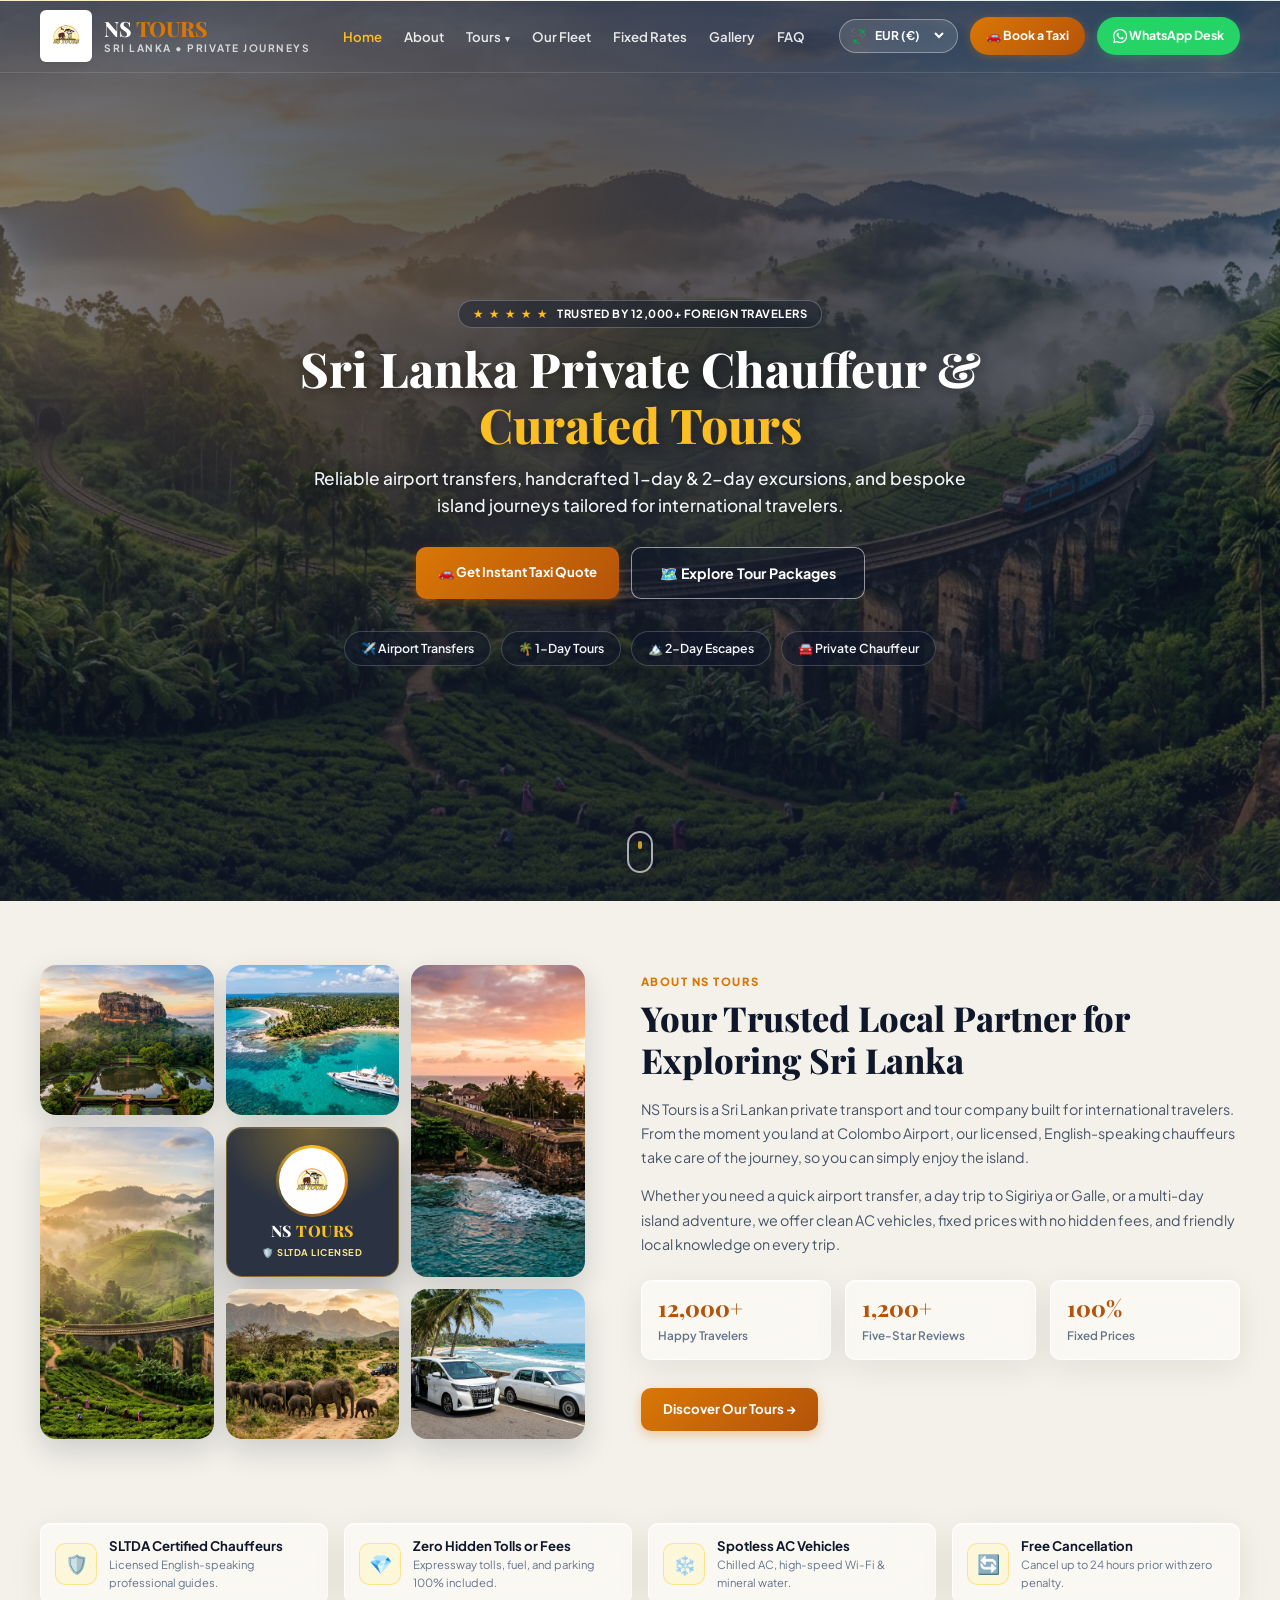
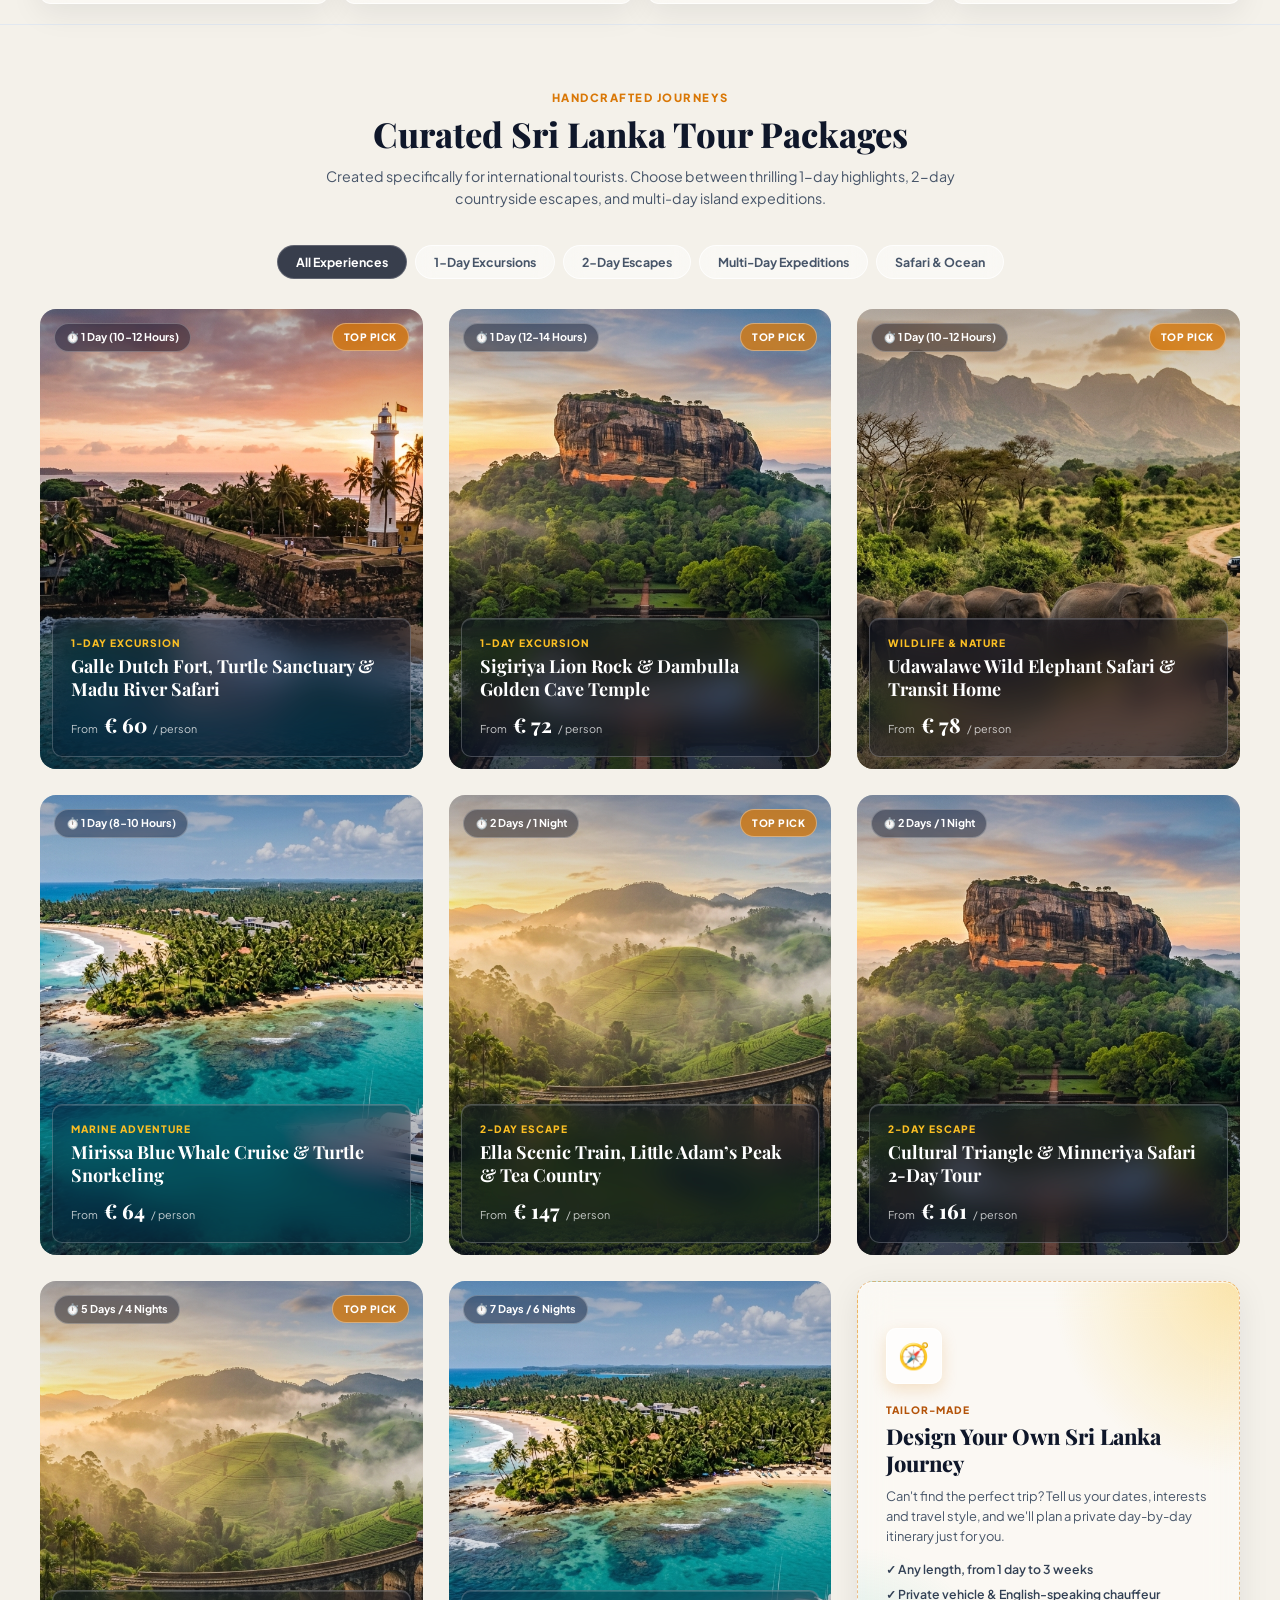
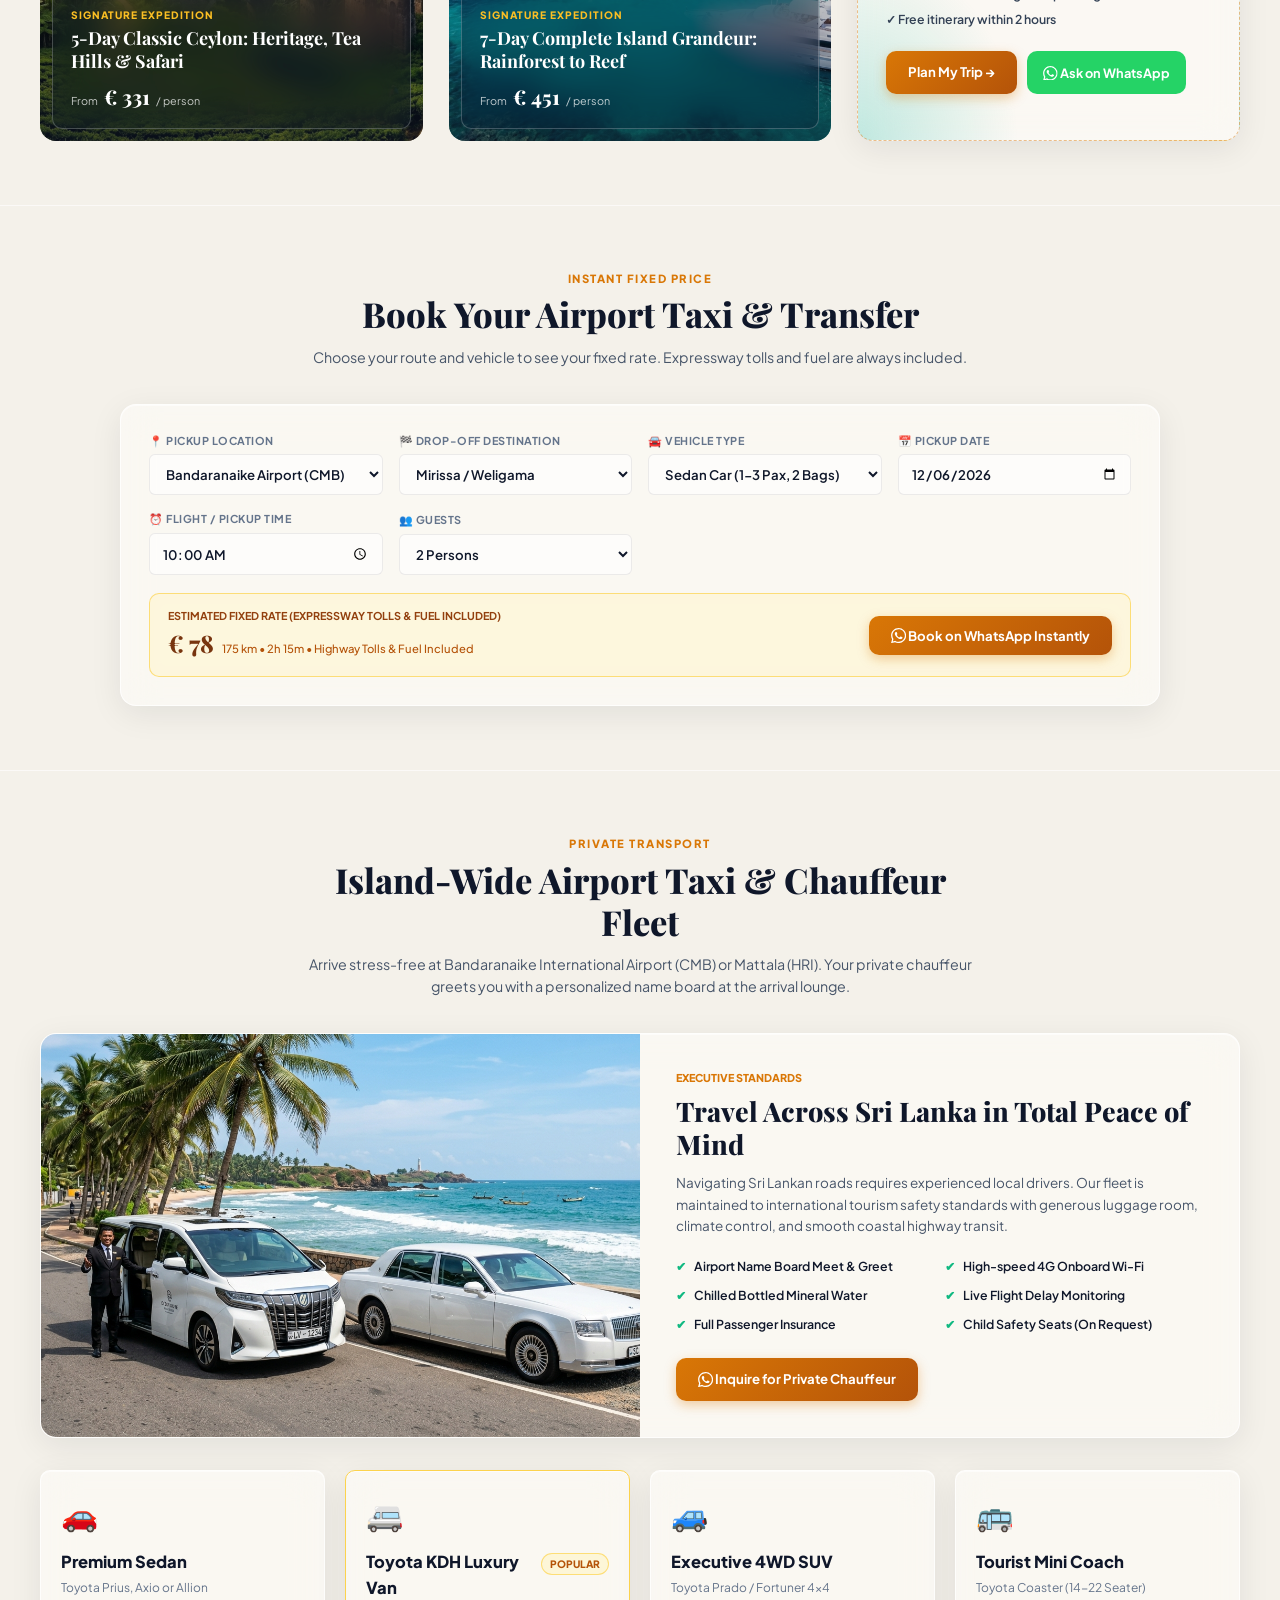
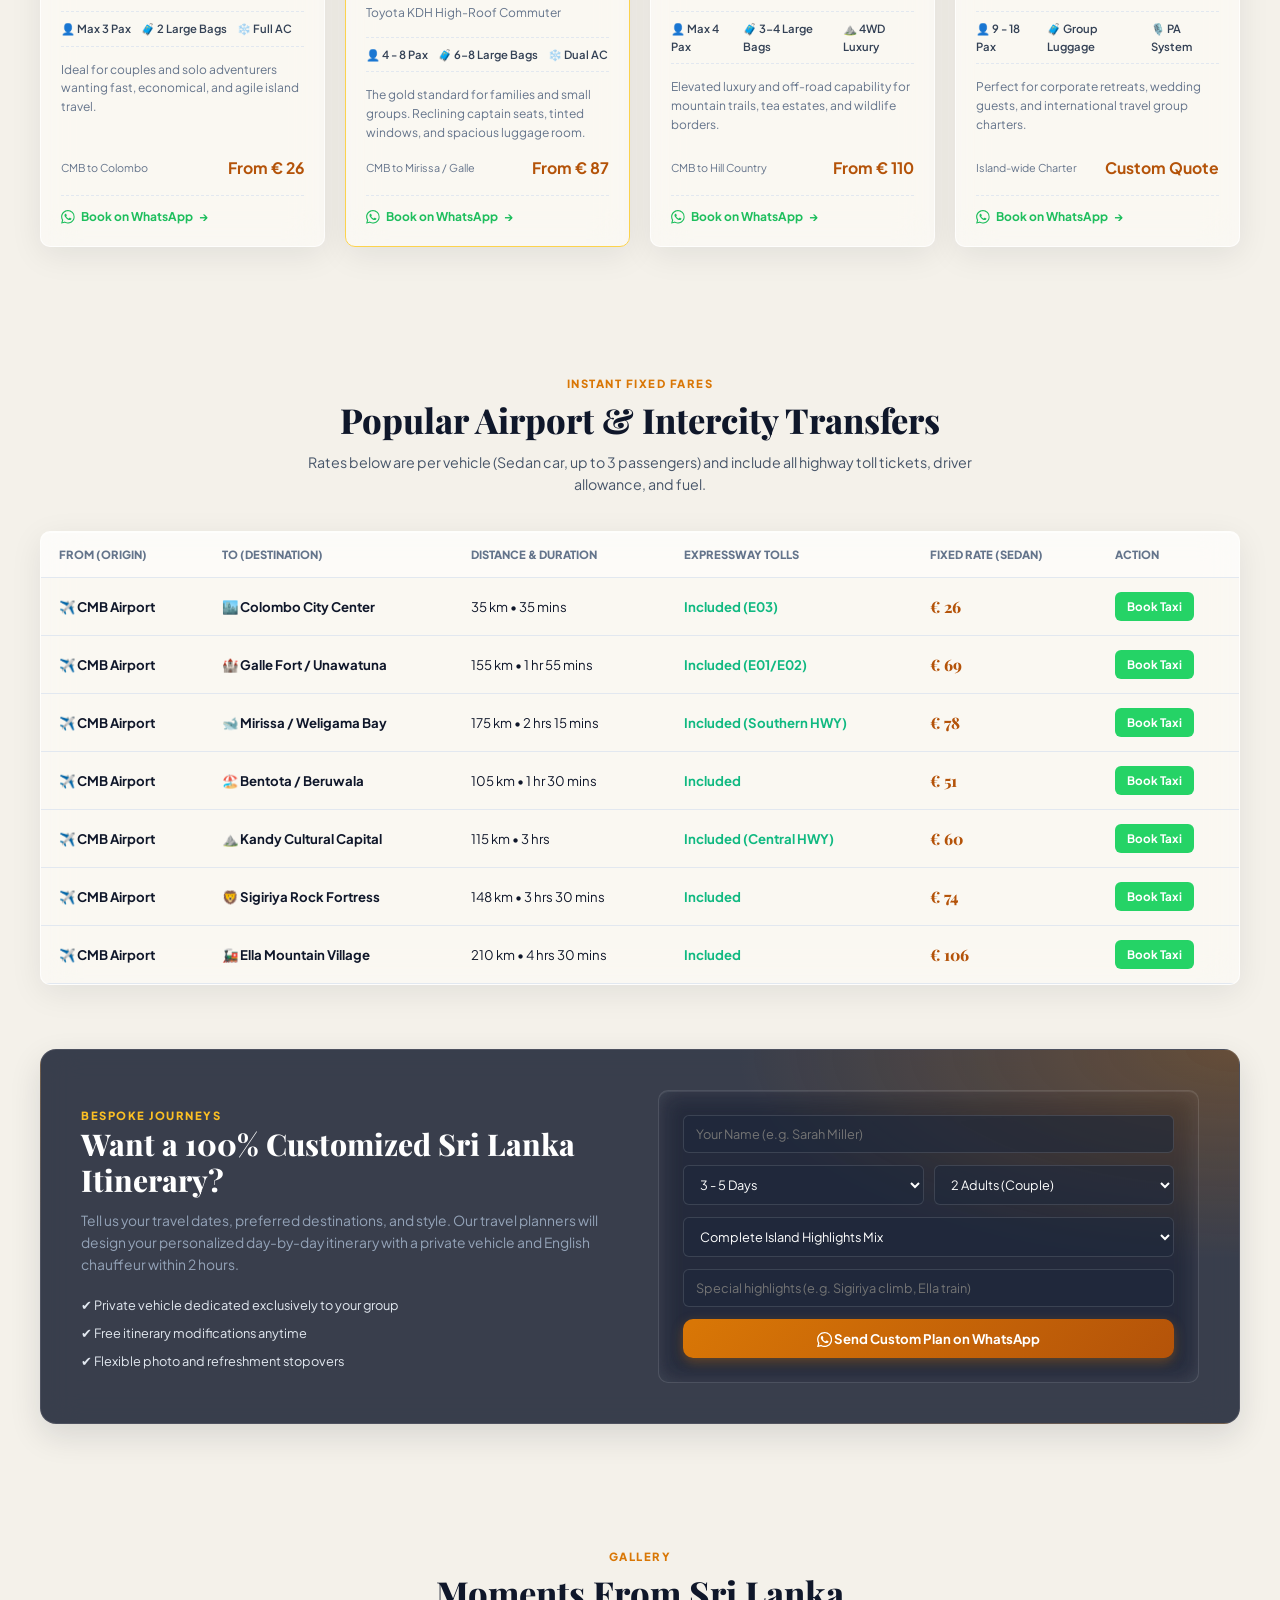
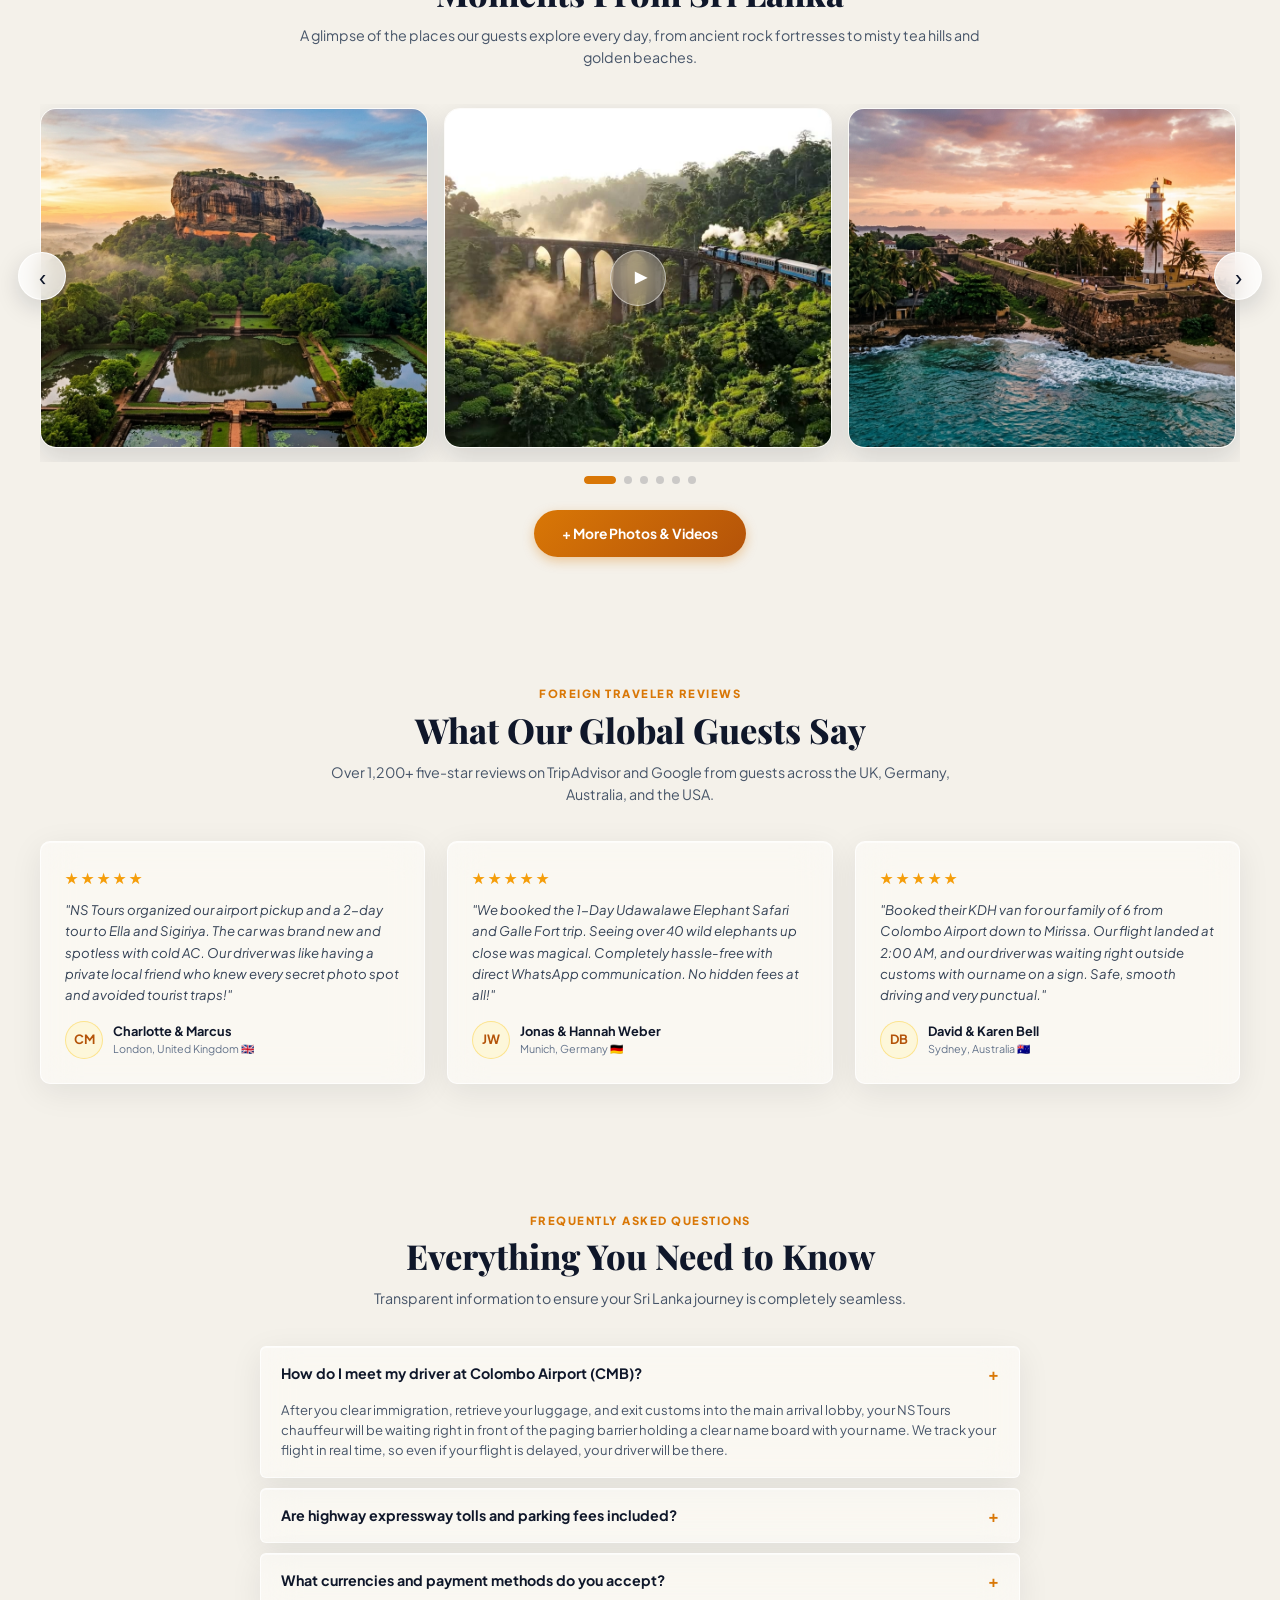
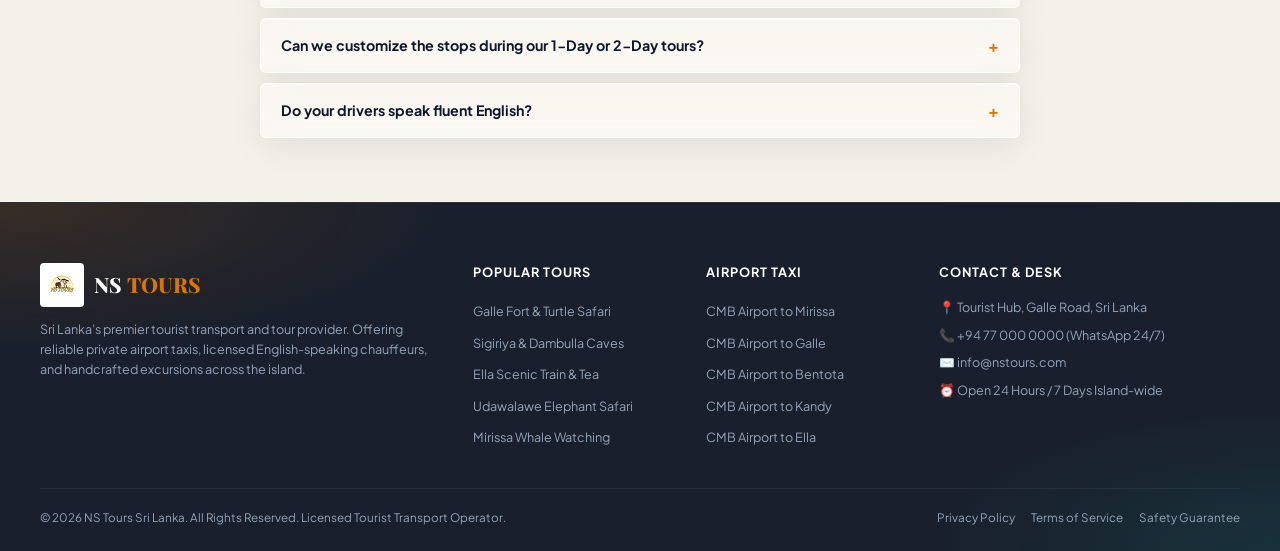
<file: index.html>
<!DOCTYPE html>
<html lang="en">
<head>
  <meta charset="UTF-8">
  <meta http-equiv="X-UA-Compatible" content="IE=edge">
  <meta name="viewport" content="width=device-width, initial-scale=1.0">
  
  <title>NS Tours Sri Lanka | Private Airport Taxi, Chauffeur & Curated Tours</title>
  <meta name="description" content="Discover Sri Lanka with NS Tours. Premium private chauffeur transport, CMB airport transfers, 1-day & 2-day tour packages, wildlife safaris, and bespoke island journeys for international travelers.">
  <meta name="keywords" content="Sri Lanka tours, Sri Lanka airport taxi, private chauffeur Sri Lanka, 1 day tour Sri Lanka, 2 day tour Sri Lanka, Galle day tour, Sigiriya day tour, Ella train tour, Yala safari, Mirissa whale watching, NS Tours">
  <meta property="og:title" content="NS Tours Sri Lanka - Private Transport & Curated Tours">
  <meta property="og:description" content="Reliable private chauffeur service, airport transfers, and customized 1-day, 2-day, and multi-day tours across Sri Lanka.">
  <meta property="og:image" content="assets/images/hero.jpg">
  <meta property="og:type" content="website">

  <!-- Favicon -->
  <link rel="icon" type="image/jpeg" href="assets/images/logo.jpg">

  <!-- Fonts -->
  <link rel="preconnect" href="https://fonts.googleapis.com">
  <link rel="preconnect" href="https://fonts.gstatic.com" crossorigin>
  <link href="https://fonts.googleapis.com/css2?family=Playfair+Display:ital,wght@0,600;0,700;0,800;1,600&family=Plus+Jakarta+Sans:wght@400;500;600;700;800&display=swap" rel="stylesheet">

  <link rel="stylesheet" href="assets/css/style.css">
</head>
<body>

  <!-- Icon sprite: WhatsApp logo, used via <use href="#icon-whatsapp"> -->
  <svg xmlns="http://www.w3.org/2000/svg" style="display: none;">
    <symbol id="icon-whatsapp" viewBox="0 0 24 24">
      <path fill="currentColor" d="M17.472 14.382c-.297-.149-1.758-.867-2.03-.967-.273-.099-.471-.148-.67.15-.197.297-.767.966-.94 1.164-.173.199-.347.223-.644.075-.297-.15-1.255-.463-2.39-1.475-.883-.788-1.48-1.761-1.653-2.059-.173-.297-.018-.458.13-.606.134-.133.298-.347.446-.52.149-.174.198-.298.298-.497.099-.198.05-.371-.025-.52-.075-.149-.669-1.612-.916-2.207-.242-.579-.487-.5-.669-.51-.173-.008-.371-.01-.57-.01-.198 0-.52.074-.792.372-.272.297-1.04 1.016-1.04 2.479 0 1.462 1.065 2.875 1.213 3.074.149.198 2.096 3.2 5.077 4.487.709.306 1.262.489 1.694.625.712.227 1.36.195 1.871.118.571-.085 1.758-.719 2.006-1.413.248-.694.248-1.289.173-1.413-.074-.124-.272-.198-.57-.347m-5.421 7.403h-.004a9.87 9.87 0 01-5.031-1.378l-.361-.214-3.741.982.998-3.648-.235-.374a9.86 9.86 0 01-1.51-5.26c.001-5.45 4.436-9.884 9.888-9.884 2.64 0 5.122 1.03 6.988 2.898a9.825 9.825 0 012.893 6.994c-.003 5.45-4.437 9.884-9.885 9.884m8.413-18.297A11.815 11.815 0 0012.05 0C5.495 0 .16 5.335.157 11.892c0 2.096.547 4.142 1.588 5.945L.057 24l6.305-1.654a11.882 11.882 0 005.683 1.448h.005c6.554 0 11.89-5.335 11.893-11.893a11.821 11.821 0 00-3.48-8.413z"/>
    </symbol>
  </svg>


  <!-- Main Header Navigation -->
  <header class="main-header is-transparent">
    <div class="container navbar">
      <a href="#home" class="brand-link">
        <img src="assets/images/logo.jpg" alt="NS Tours Sri Lanka" class="brand-logo-img">
        <div class="brand-text">
          <span class="brand-title">NS <span>TOURS</span></span>
          <span class="brand-sub">Sri Lanka • Private Journeys</span>
        </div>
      </a>

      <!-- Clean Single-line Navigation Menu -->
      <nav>
        <ul class="nav-menu" id="navMenu">
          <li><a href="#home" class="nav-link active">Home</a></li>
          <li><a href="#about" class="nav-link">About</a></li>
          <li class="nav-has-mega">
            <a href="#tours" class="nav-link">Tours <span class="nav-caret" aria-hidden="true">▾</span></a>

            <!-- Tours mega menu (lists are filled from TOURS in app.js) -->
            <div class="tours-mega" id="toursMega">
              <div class="tours-mega-top">
                <span class="tours-mega-title">📍 All Tours in Sri Lanka</span>
                <div class="tours-mega-filters">
                  <a href="#tours" data-menu-filter="1day">1-Day</a>
                  <a href="#tours" data-menu-filter="2day">2-Day</a>
                  <a href="#tours" data-menu-filter="multiday">Multi-Day</a>
                  <a href="#tours" data-menu-filter="safari">Safari &amp; Ocean</a>
                </div>
              </div>

              <div class="tours-mega-cols">
                <div class="tours-mega-col">
                  <h4 class="tours-mega-heading">Day Tours</h4>
                  <ul class="tours-mega-list" id="megaDayTours"></ul>
                  <a href="#tours" class="tours-mega-more" data-menu-filter="all">View All Tours <span>→</span></a>
                </div>

                <div class="tours-mega-col is-warm">
                  <h4 class="tours-mega-heading">Multi-Day Packages</h4>
                  <ul class="tours-mega-list" id="megaMultiTours"></ul>
                  <a href="#planner" class="tours-mega-more">Design Your Own Journey <span>→</span></a>
                </div>
              </div>
            </div>
          </li>
          <li><a href="#fleet" class="nav-link">Our Fleet</a></li>
          <li><a href="#routes" class="nav-link">Fixed Rates</a></li>
          <li><a href="gallery.html" class="nav-link">Gallery</a></li>
          <li><a href="#faq" class="nav-link">FAQ</a></li>
          <li class="nav-menu-currency">
            <label for="currencySelectorMobile">💱 Currency</label>
            <select id="currencySelectorMobile" class="currency-select" aria-label="Select Currency">
              <option value="EUR" selected>EUR (€)</option>
              <option value="GBP">GBP (£)</option>
              <option value="CHF">CHF (Fr)</option>
              <option value="USD">USD ($)</option>
              <option value="AUD">AUD (A$)</option>
              <option value="LKR">LKR (Rs)</option>
            </select>
          </li>
        </ul>
      </nav>

      <div class="nav-actions">
        <label class="header-currency" for="currencySelector" title="Select Currency">
          <span class="header-currency-icon">💱</span>
          <select id="currencySelector" class="currency-select" aria-label="Select Currency">
            <option value="EUR" selected>EUR (€)</option>
            <option value="GBP">GBP (£)</option>
            <option value="CHF">CHF (Fr)</option>
            <option value="USD">USD ($)</option>
            <option value="AUD">AUD (A$)</option>
            <option value="LKR">LKR (Rs)</option>
          </select>
        </label>
        <a href="#book" class="btn-header-book">
          <span>🚗 Book a Taxi</span>
        </a>
        <a href="https://wa.me/94770000000?text=Hello%20NS%20TOURS!%20I%20would%20like%20to%20inquire%20about%20tours%20and%20private%20transport." target="_blank" class="btn-header-wa">
          <span><svg class="wa-icon" aria-hidden="true"><use href="#icon-whatsapp"></use></svg> WhatsApp Desk</span>
        </a>
        <button class="mobile-toggle-btn" id="mobileMenuToggle" aria-label="Toggle navigation">☰</button>
      </div>
    </div>
  </header>

  <!-- Hero Section -->
  <section class="hero-section" id="home">
    <!-- Background video playlist (crossfades between clips, see app.js) -->
    <div class="hero-video-wrap" aria-hidden="true"
         data-videos="assets/videos/hero-train.mp4,assets/videos/hero-sigiriya.mp4,assets/videos/hero-beach.mp4">
      <video class="hero-video is-active" muted playsinline preload="auto"></video>
      <video class="hero-video" muted playsinline preload="auto"></video>
    </div>

    <div class="container">
      <div class="hero-header-box">
        <div class="hero-trust-tag">
          <span class="hero-stars">★ ★ ★ ★ ★</span>
          <span>Trusted by 12,000+ Foreign Travelers</span>
        </div>
        <h1 class="hero-main-title">Sri Lanka Private Chauffeur &amp; <span class="highlight">Curated Tours</span></h1>
        <p class="hero-sub-text">
          Reliable airport transfers, handcrafted 1-day & 2-day excursions, and bespoke island journeys tailored for international travelers.
        </p>

        <div class="hero-cta-row">
          <a href="#book" class="btn-book-cta btn-hero">
            <span>🚗 Get Instant Taxi Quote</span>
          </a>
          <a href="#tours" class="btn-hero-ghost">
            <span>🗺️ Explore Tour Packages</span>
          </a>
        </div>

        <ul class="hero-offer-list">
          <li><a href="#book">✈️ Airport Transfers</a></li>
          <li><a href="#tours">🌴 1-Day Tours</a></li>
          <li><a href="#tours">🏔️ 2-Day Escapes</a></li>
          <li><a href="#fleet">🚘 Private Chauffeur</a></li>
        </ul>
      </div>
    </div>

    <a href="#about" class="hero-scroll-cue" aria-label="Scroll to learn more">
      <span class="hero-scroll-mouse"></span>
    </a>
  </section>

  <!-- About Us Section -->
  <section class="section-wrap about-section" id="about">
    <div class="container about-grid">
      <div class="about-media">
        <!-- Pinwheel photo collage: six destinations around a central logo tile -->
        <div class="about-collage">
          <figure class="collage-tile tile-sigiriya">
            <img src="assets/images/sigiriya.jpg" alt="Sigiriya Lion Rock" loading="lazy">
          </figure>
          <figure class="collage-tile tile-ocean">
            <img src="assets/images/ocean.jpg" alt="Sri Lanka south coast beach" loading="lazy">
          </figure>
          <figure class="collage-tile tile-galle">
            <img src="assets/images/galle.jpg" alt="Galle Fort lighthouse" loading="lazy">
          </figure>
          <figure class="collage-tile tile-ella">
            <img src="assets/images/hero.jpg" alt="Ella hill country and Nine Arch Bridge" loading="lazy">
          </figure>

          <div class="collage-center">
            <div class="collage-logo">
              <img src="assets/images/logo.jpg" alt="NS Tours logo">
            </div>
            <span class="collage-brand">NS <span>TOURS</span></span>
            <span class="collage-license">🛡️ SLTDA Licensed</span>
          </div>

          <figure class="collage-tile tile-safari">
            <img src="assets/images/safari.jpg" alt="Wild elephants on safari" loading="lazy">
          </figure>
          <figure class="collage-tile tile-fleet">
            <img src="assets/images/fleet.jpg" alt="NS Tours private vehicles" loading="lazy">
          </figure>
        </div>
      </div>

      <div class="about-content">
        <span class="section-badge">About NS Tours</span>
        <h2 class="section-heading">Your Trusted Local Partner for Exploring Sri Lanka</h2>
        <p class="about-text">
          NS Tours is a Sri Lankan private transport and tour company built for international travelers. From the moment you land at Colombo Airport, our licensed, English-speaking chauffeurs take care of the journey, so you can simply enjoy the island.
        </p>
        <p class="about-text">
          Whether you need a quick airport transfer, a day trip to Sigiriya or Galle, or a multi-day island adventure, we offer clean AC vehicles, fixed prices with no hidden fees, and friendly local knowledge on every trip.
        </p>

        <div class="about-stats">
          <div class="about-stat">
            <strong>12,000+</strong>
            <span>Happy Travelers</span>
          </div>
          <div class="about-stat">
            <strong>1,200+</strong>
            <span>Five-Star Reviews</span>
          </div>
          <div class="about-stat">
            <strong>100%</strong>
            <span>Fixed Prices</span>
          </div>
        </div>

        <a href="#tours" class="btn-book-cta">
          <span>Discover Our Tours →</span>
        </a>
      </div>
    </div>
  </section>

  <!-- Clear Trust Guarantees Bar -->
  <div class="guarantee-bar">
    <div class="container guarantee-grid">
      <div class="guarantee-item">
        <div class="guarantee-icon">🛡️</div>
        <div>
          <div class="guarantee-title">SLTDA Certified Chauffeurs</div>
          <div class="guarantee-sub">Licensed English-speaking professional guides.</div>
        </div>
      </div>

      <div class="guarantee-item">
        <div class="guarantee-icon">💎</div>
        <div>
          <div class="guarantee-title">Zero Hidden Tolls or Fees</div>
          <div class="guarantee-sub">Expressway tolls, fuel, and parking 100% included.</div>
        </div>
      </div>

      <div class="guarantee-item">
        <div class="guarantee-icon">❄️</div>
        <div>
          <div class="guarantee-title">Spotless AC Vehicles</div>
          <div class="guarantee-sub">Chilled AC, high-speed Wi-Fi & mineral water.</div>
        </div>
      </div>

      <div class="guarantee-item">
        <div class="guarantee-icon">🔄</div>
        <div>
          <div class="guarantee-title">Free Cancellation</div>
          <div class="guarantee-sub">Cancel up to 24 hours prior with zero penalty.</div>
        </div>
      </div>
    </div>
  </div>

  <!-- Tour Packages Section -->
  <section class="section-wrap" id="tours">
    <div class="container">
      <div class="section-head">
        <span class="section-badge">Handcrafted Journeys</span>
        <h2 class="section-heading">Curated Sri Lanka Tour Packages</h2>
        <p class="section-desc">
          Created specifically for international tourists. Choose between thrilling 1-day highlights, 2-day countryside escapes, and multi-day island expeditions.
        </p>
      </div>

      <!-- Filter Tabs -->
      <div class="filter-tabs-row">
        <button class="filter-pill-btn active" data-filter="all">All Experiences</button>
        <button class="filter-pill-btn" data-filter="1day">1-Day Excursions</button>
        <button class="filter-pill-btn" data-filter="2day">2-Day Escapes</button>
        <button class="filter-pill-btn" data-filter="multiday">Multi-Day Expeditions</button>
        <button class="filter-pill-btn" data-filter="safari">Safari &amp; Ocean</button>
      </div>

      <!-- Tours Cards Grid -->
      <div class="tours-card-grid" id="toursGrid">
        <!-- Rendered dynamically by app.js -->
      </div>
    </div>
  </section>

  <!-- Airport Taxi Booking Section -->
  <section class="section-wrap booking-section" id="book">
    <div class="container">
      <div class="section-head">
        <span class="section-badge">Instant Fixed Price</span>
        <h2 class="section-heading">Book Your Airport Taxi &amp; Transfer</h2>
        <p class="section-desc">
          Choose your route and vehicle to see your fixed rate. Expressway tolls and fuel are always included.
        </p>
      </div>

      <div class="booking-card">
        <!-- Transport Fare Calculator -->
        <div class="booking-pane active" id="tabTransport">
          <div class="booking-form-grid">
            <div class="input-box">
              <label class="input-label" for="calcPickup">📍 Pickup Location</label>
              <select id="calcPickup" class="input-field">
                <option value="CMB Airport" selected>Bandaranaike Airport (CMB)</option>
                <option value="Colombo">Colombo City</option>
                <option value="Negombo">Negombo</option>
                <option value="Bentota">Bentota</option>
                <option value="Galle">Galle Fort</option>
                <option value="Mirissa">Mirissa</option>
                <option value="Ella">Ella</option>
                <option value="Kandy">Kandy</option>
                <option value="Sigiriya">Sigiriya</option>
              </select>
            </div>

            <div class="input-box">
              <label class="input-label" for="calcDropoff">🏁 Drop-off Destination</label>
              <select id="calcDropoff" class="input-field">
                <option value="Mirissa" selected>Mirissa / Weligama</option>
                <option value="Galle">Galle / Unawatuna</option>
                <option value="Bentota">Bentota / Hikkaduwa</option>
                <option value="Colombo">Colombo City Center</option>
                <option value="Kandy">Kandy Hill Capital</option>
                <option value="Sigiriya">Sigiriya / Dambulla</option>
                <option value="Ella">Ella Mountain Village</option>
                <option value="Yala">Yala National Park</option>
                <option value="CMB Airport">Bandaranaike Airport (CMB)</option>
              </select>
            </div>

            <div class="input-box">
              <label class="input-label" for="calcVehicle">🚘 Vehicle Type</label>
              <select id="calcVehicle" class="input-field">
                <option value="sedan" selected>Sedan Car (1-3 Pax, 2 Bags)</option>
                <option value="van">Toyota KDH Luxury Van (4-8 Pax)</option>
                <option value="suv">Premium 4WD SUV (1-4 Pax)</option>
                <option value="coach">Mini Coach (9-18 Pax)</option>
              </select>
            </div>

            <div class="input-box">
              <label class="input-label" for="calcDate">📅 Pickup Date</label>
              <input type="date" id="calcDate" class="input-field">
            </div>

            <div class="input-box">
              <label class="input-label" for="calcTime">⏰ Flight / Pickup Time</label>
              <input type="time" id="calcTime" class="input-field" value="10:00">
            </div>

            <div class="input-box">
              <label class="input-label" for="calcPax">👥 Guests</label>
              <select id="calcPax" class="input-field">
                <option value="1">1 Person</option>
                <option value="2" selected>2 Persons</option>
                <option value="3">3 Persons</option>
                <option value="4-6">4-6 Persons</option>
                <option value="7+">7+ Group</option>
              </select>
            </div>
          </div>

          <div class="quote-strip">
            <div class="quote-left">
              <span class="quote-label">Estimated Fixed Rate (Expressway Tolls &amp; Fuel Included)</span>
              <div class="quote-price-line">
                <span class="quote-amount" id="calcQuotePrice">$ 85</span>
                <span class="quote-meta-tag" id="calcRouteMeta">175 km • 2h 15m • Free Mineral Water &amp; Wi-Fi</span>
              </div>
            </div>

            <button type="button" class="btn-book-cta" id="btnBookTransport">
              <span><svg class="wa-icon" aria-hidden="true"><use href="#icon-whatsapp"></use></svg> Book on WhatsApp Instantly</span>
            </button>
          </div>
        </div>

      </div>
    </div>
  </section>

  <!-- Transport & Fleet Section -->
  <section class="section-wrap" id="transport">
    <div class="container">
      <div class="section-head">
        <span class="section-badge">Private Transport</span>
        <h2 class="section-heading">Island-Wide Airport Taxi &amp; Chauffeur Fleet</h2>
        <p class="section-desc">
          Arrive stress-free at Bandaranaike International Airport (CMB) or Mattala (HRI). Your private chauffeur greets you with a personalized name board at the arrival lounge.
        </p>
      </div>

      <!-- Fleet Banner Card -->
      <div class="fleet-box" id="fleet">
        <img src="assets/images/fleet.jpg" alt="NS Tours Luxury Chauffeur Fleet" class="fleet-img">
        <div class="fleet-details">
          <span style="font-size: 0.72rem; font-weight: 800; color: var(--primary); text-transform: uppercase; margin-bottom: 8px;">Executive Standards</span>
          <h3 class="fleet-title">Travel Across Sri Lanka in Total Peace of Mind</h3>
          <p class="fleet-text">
            Navigating Sri Lankan roads requires experienced local drivers. Our fleet is maintained to international tourism safety standards with generous luggage room, climate control, and smooth coastal highway transit.
          </p>

          <div class="fleet-checklist">
            <div class="fleet-check-item"><span class="check-icon">✔</span> Airport Name Board Meet &amp; Greet</div>
            <div class="fleet-check-item"><span class="check-icon">✔</span> High-speed 4G Onboard Wi-Fi</div>
            <div class="fleet-check-item"><span class="check-icon">✔</span> Chilled Bottled Mineral Water</div>
            <div class="fleet-check-item"><span class="check-icon">✔</span> Live Flight Delay Monitoring</div>
            <div class="fleet-check-item"><span class="check-icon">✔</span> Full Passenger Insurance</div>
            <div class="fleet-check-item"><span class="check-icon">✔</span> Child Safety Seats (On Request)</div>
          </div>

          <a href="https://wa.me/94770000000?text=Hello%20NS%20TOURS!%20I%20would%20like%20to%20hire%20a%20private%20chauffeur%20and%20car." target="_blank" class="btn-book-cta" style="align-self: flex-start;">
            <span><svg class="wa-icon" aria-hidden="true"><use href="#icon-whatsapp"></use></svg> Inquire for Private Chauffeur</span>
          </a>
        </div>
      </div>

      <!-- Vehicle Categories Grid -->
      <div class="vehicles-card-grid">
        <div class="vehicle-box" role="button" tabindex="0" aria-label="Book this vehicle on WhatsApp">
          <div class="vehicle-icon">🚗</div>
          <h4 class="vehicle-title">Premium Sedan</h4>
          <p class="vehicle-sub">Toyota Prius, Axio or Allion</p>
          <div class="vehicle-pill-row">
            <span class="vehicle-pill">👤 Max 3 Pax</span>
            <span class="vehicle-pill">🧳 2 Large Bags</span>
            <span class="vehicle-pill">❄️ Full AC</span>
          </div>
          <p style="font-size: 0.8rem; color: var(--text-muted); margin-bottom: 14px;">
            Ideal for couples and solo adventurers wanting fast, economical, and agile island travel.
          </p>
          <div class="vehicle-fare-footer">
            <span style="font-size: 0.72rem; color: var(--text-muted);">CMB to Colombo</span>
            <strong style="color: var(--primary-hover); font-size: 1.05rem;">From <span class="vehicle-price" data-price-usd="28">$ 28</span></strong>
          </div>
          <span class="vehicle-wa-cta"><svg class="wa-icon" aria-hidden="true"><use href="#icon-whatsapp"></use></svg> Book on WhatsApp <span aria-hidden="true">→</span></span>
        </div>

        <div class="vehicle-box" role="button" tabindex="0" aria-label="Book this vehicle on WhatsApp" style="border-color: #FCD34D;">
          <div class="vehicle-icon">🚐</div>
          <div style="display: flex; justify-content: space-between; align-items: baseline;">
            <h4 class="vehicle-title">Toyota KDH Luxury Van</h4>
            <span class="vehicle-popular-tag">POPULAR</span>
          </div>
          <p class="vehicle-sub">Toyota KDH High-Roof Commuter</p>
          <div class="vehicle-pill-row">
            <span class="vehicle-pill">👤 4 - 8 Pax</span>
            <span class="vehicle-pill">🧳 6-8 Large Bags</span>
            <span class="vehicle-pill">❄️ Dual AC</span>
          </div>
          <p style="font-size: 0.8rem; color: var(--text-muted); margin-bottom: 14px;">
            The gold standard for families and small groups. Reclining captain seats, tinted windows, and spacious luggage room.
          </p>
          <div class="vehicle-fare-footer">
            <span style="font-size: 0.72rem; color: var(--text-muted);">CMB to Mirissa / Galle</span>
            <strong style="color: var(--primary-hover); font-size: 1.05rem;">From <span class="vehicle-price" data-price-usd="95">$ 95</span></strong>
          </div>
          <span class="vehicle-wa-cta"><svg class="wa-icon" aria-hidden="true"><use href="#icon-whatsapp"></use></svg> Book on WhatsApp <span aria-hidden="true">→</span></span>
        </div>

        <div class="vehicle-box" role="button" tabindex="0" aria-label="Book this vehicle on WhatsApp">
          <div class="vehicle-icon">🚙</div>
          <h4 class="vehicle-title">Executive 4WD SUV</h4>
          <p class="vehicle-sub">Toyota Prado / Fortuner 4x4</p>
          <div class="vehicle-pill-row">
            <span class="vehicle-pill">👤 Max 4 Pax</span>
            <span class="vehicle-pill">🧳 3-4 Large Bags</span>
            <span class="vehicle-pill">⛰️ 4WD Luxury</span>
          </div>
          <p style="font-size: 0.8rem; color: var(--text-muted); margin-bottom: 14px;">
            Elevated luxury and off-road capability for mountain trails, tea estates, and wildlife borders.
          </p>
          <div class="vehicle-fare-footer">
            <span style="font-size: 0.72rem; color: var(--text-muted);">CMB to Hill Country</span>
            <strong style="color: var(--primary-hover); font-size: 1.05rem;">From <span class="vehicle-price" data-price-usd="120">$ 120</span></strong>
          </div>
          <span class="vehicle-wa-cta"><svg class="wa-icon" aria-hidden="true"><use href="#icon-whatsapp"></use></svg> Book on WhatsApp <span aria-hidden="true">→</span></span>
        </div>

        <div class="vehicle-box" role="button" tabindex="0" aria-label="Book this vehicle on WhatsApp">
          <div class="vehicle-icon">🚌</div>
          <h4 class="vehicle-title">Tourist Mini Coach</h4>
          <p class="vehicle-sub">Toyota Coaster (14-22 Seater)</p>
          <div class="vehicle-pill-row">
            <span class="vehicle-pill">👤 9 - 18 Pax</span>
            <span class="vehicle-pill">🧳 Group Luggage</span>
            <span class="vehicle-pill">🎙️ PA System</span>
          </div>
          <p style="font-size: 0.8rem; color: var(--text-muted); margin-bottom: 14px;">
            Perfect for corporate retreats, wedding guests, and international travel group charters.
          </p>
          <div class="vehicle-fare-footer">
            <span style="font-size: 0.72rem; color: var(--text-muted);">Island-wide Charter</span>
            <strong style="color: var(--primary-hover); font-size: 1.05rem;">Custom Quote</strong>
          </div>
          <span class="vehicle-wa-cta"><svg class="wa-icon" aria-hidden="true"><use href="#icon-whatsapp"></use></svg> Book on WhatsApp <span aria-hidden="true">→</span></span>
        </div>
      </div>
    </div>
  </section>

  <!-- Popular Fixed Rate Routes Table -->
  <section class="section-wrap" id="routes">
    <div class="container">
      <div class="section-head">
        <span class="section-badge">Instant Fixed Fares</span>
        <h2 class="section-heading">Popular Airport &amp; Intercity Transfers</h2>
        <p class="section-desc">
          Rates below are per vehicle (Sedan car, up to 3 passengers) and include all highway toll tickets, driver allowance, and fuel.
        </p>
      </div>

      <div class="routes-card-table">
        <table class="styled-table">
          <thead>
            <tr>
              <th>From (Origin)</th>
              <th>To (Destination)</th>
              <th>Distance &amp; Duration</th>
              <th>Expressway Tolls</th>
              <th>Fixed Rate (Sedan)</th>
              <th>Action</th>
            </tr>
          </thead>
          <tbody>
            <tr class="route-row" data-usd="28">
              <td><strong>✈️ CMB Airport</strong></td>
              <td><strong>🏙️ Colombo City Center</strong></td>
              <td>35 km • 35 mins</td>
              <td><span style="color: var(--accent-green); font-weight: 700;">Included (E03)</span></td>
              <td><span class="route-price-tag">$ 28</span></td>
              <td><button class="btn-card-wa" onclick="quickBookRoute('CMB Airport', 'Colombo City')">Book Taxi</button></td>
            </tr>
            <tr class="route-row" data-usd="75">
              <td><strong>✈️ CMB Airport</strong></td>
              <td><strong>🏰 Galle Fort / Unawatuna</strong></td>
              <td>155 km • 1 hr 55 mins</td>
              <td><span style="color: var(--accent-green); font-weight: 700;">Included (E01/E02)</span></td>
              <td><span class="route-price-tag">$ 75</span></td>
              <td><button class="btn-card-wa" onclick="quickBookRoute('CMB Airport', 'Galle Fort')">Book Taxi</button></td>
            </tr>
            <tr class="route-row" data-usd="85">
              <td><strong>✈️ CMB Airport</strong></td>
              <td><strong>🐋 Mirissa / Weligama Bay</strong></td>
              <td>175 km • 2 hrs 15 mins</td>
              <td><span style="color: var(--accent-green); font-weight: 700;">Included (Southern HWY)</span></td>
              <td><span class="route-price-tag">$ 85</span></td>
              <td><button class="btn-card-wa" onclick="quickBookRoute('CMB Airport', 'Mirissa')">Book Taxi</button></td>
            </tr>
            <tr class="route-row" data-usd="55">
              <td><strong>✈️ CMB Airport</strong></td>
              <td><strong>🏖️ Bentota / Beruwala</strong></td>
              <td>105 km • 1 hr 30 mins</td>
              <td><span style="color: var(--accent-green); font-weight: 700;">Included</span></td>
              <td><span class="route-price-tag">$ 55</span></td>
              <td><button class="btn-card-wa" onclick="quickBookRoute('CMB Airport', 'Bentota')">Book Taxi</button></td>
            </tr>
            <tr class="route-row" data-usd="65">
              <td><strong>✈️ CMB Airport</strong></td>
              <td><strong>⛰️ Kandy Cultural Capital</strong></td>
              <td>115 km • 3 hrs</td>
              <td><span style="color: var(--accent-green); font-weight: 700;">Included (Central HWY)</span></td>
              <td><span class="route-price-tag">$ 65</span></td>
              <td><button class="btn-card-wa" onclick="quickBookRoute('CMB Airport', 'Kandy')">Book Taxi</button></td>
            </tr>
            <tr class="route-row" data-usd="80">
              <td><strong>✈️ CMB Airport</strong></td>
              <td><strong>🦁 Sigiriya Rock Fortress</strong></td>
              <td>148 km • 3 hrs 30 mins</td>
              <td><span style="color: var(--accent-green); font-weight: 700;">Included</span></td>
              <td><span class="route-price-tag">$ 80</span></td>
              <td><button class="btn-card-wa" onclick="quickBookRoute('CMB Airport', 'Sigiriya')">Book Taxi</button></td>
            </tr>
            <tr class="route-row" data-usd="115">
              <td><strong>✈️ CMB Airport</strong></td>
              <td><strong>🚂 Ella Mountain Village</strong></td>
              <td>210 km • 4 hrs 30 mins</td>
              <td><span style="color: var(--accent-green); font-weight: 700;">Included</span></td>
              <td><span class="route-price-tag">$ 115</span></td>
              <td><button class="btn-card-wa" onclick="quickBookRoute('CMB Airport', 'Ella')">Book Taxi</button></td>
            </tr>
          </tbody>
        </table>
      </div>
    </div>
  </section>

  <!-- Tailor-Made Custom Trip Planner -->
  <section class="container" id="planner" style="margin-bottom: 60px;">
    <div class="planner-wrapper">
      <div class="planner-layout">
        <div>
          <span style="color: #FBBF24; font-weight: 800; font-size: 0.75rem; text-transform: uppercase; letter-spacing: 1.5px;">Bespoke Journeys</span>
          <h2 class="planner-heading">Want a 100% Customized Sri Lanka Itinerary?</h2>
          <p class="planner-text">
            Tell us your travel dates, preferred destinations, and style. Our travel planners will design your personalized day-by-day itinerary with a private vehicle and English chauffeur within 2 hours.
          </p>
          <div style="display: flex; flex-direction: column; gap: 8px; font-size: 0.85rem; color: #E2E8F0;">
            <div>✔ Private vehicle dedicated exclusively to your group</div>
            <div>✔ Free itinerary modifications anytime</div>
            <div>✔ Flexible photo and refreshment stopovers</div>
          </div>
        </div>

        <form class="planner-form-card" id="plannerForm">
          <input type="text" id="planName" class="planner-ctrl" placeholder="Your Name (e.g. Sarah Miller)" required>
          
          <div style="display: grid; grid-template-columns: 1fr 1fr; gap: 10px;">
            <select id="planDays" class="planner-ctrl">
              <option value="1 Day">1 Day Tour</option>
              <option value="2 Days">2 Days Escape</option>
              <option value="3-5 Days" selected>3 - 5 Days</option>
              <option value="7-10 Days">7 - 10 Days</option>
              <option value="14+ Days">2 Weeks+ Grand Tour</option>
            </select>
            
            <select id="planGuests" class="planner-ctrl">
              <option value="1 Adult">1 Adult</option>
              <option value="2 Adults" selected>2 Adults (Couple)</option>
              <option value="Family (3-4)">Family (3-4 Pax)</option>
              <option value="Group 5+">Group 5+ Pax</option>
            </select>
          </div>

          <select id="planVibe" class="planner-ctrl">
            <option value="Wildlife Safari & Nature">Wildlife Safari &amp; Elephants</option>
            <option value="Beaches & Ocean Marine">Beaches &amp; Whale Watching</option>
            <option value="Culture, Temples & Heritage">Ancient Culture &amp; Temples</option>
            <option value="Scenic Trains & Tea Highlands">Scenic Trains &amp; Tea Country</option>
            <option value="Complete Island Mix" selected>Complete Island Highlights Mix</option>
          </select>

          <input type="text" id="planNotes" class="planner-ctrl" placeholder="Special highlights (e.g. Sigiriya climb, Ella train)">

          <button type="button" id="btnSubmitCustomPlan" class="btn-book-cta" style="justify-content: center; width: 100%;">
            <span><svg class="wa-icon" aria-hidden="true"><use href="#icon-whatsapp"></use></svg> Send Custom Plan on WhatsApp</span>
          </button>
        </form>
      </div>
    </div>
  </section>

  <!-- Gallery Preview Slider (full gallery lives on gallery.html) -->
  <section class="section-wrap" id="gallery">
    <div class="container">
      <div class="section-head">
        <span class="section-badge">Gallery</span>
        <h2 class="section-heading">Moments From Sri Lanka</h2>
        <p class="section-desc">
          A glimpse of the places our guests explore every day, from ancient rock fortresses to misty tea hills and golden beaches.
        </p>
      </div>

      <div class="gallery-slider">
        <button type="button" class="slider-btn slider-prev" aria-label="Previous photos">‹</button>
        <div class="gallery-track" id="galleryTrack">
          <figure class="gallery-slide" data-gallery data-type="image" data-src="assets/images/sigiriya.jpg" tabindex="0" aria-label="View photo: Sigiriya Lion Rock at sunrise">
            <img src="assets/images/sigiriya.jpg" alt="Sigiriya Lion Rock at sunrise" loading="lazy">
            <figcaption>Sigiriya Lion Rock at sunrise</figcaption>
          </figure>
          <figure class="gallery-slide" data-gallery data-type="video" data-src="assets/videos/hero-train.mp4" tabindex="0" aria-label="Play video: Blue train crossing the Nine Arch Bridge, Ella">
            <video src="assets/videos/hero-train.mp4" poster="assets/videos/hero-train-poster.jpg" muted loop playsinline preload="none"></video>
            <span class="gallery-play" aria-hidden="true">▶</span>
            <figcaption>Blue train crossing the Nine Arch Bridge, Ella</figcaption>
          </figure>
          <figure class="gallery-slide" data-gallery data-type="image" data-src="assets/images/galle.jpg" tabindex="0" aria-label="View photo: Galle Dutch Fort & lighthouse">
            <img src="assets/images/galle.jpg" alt="Galle Dutch Fort & lighthouse" loading="lazy">
            <figcaption>Galle Dutch Fort & lighthouse</figcaption>
          </figure>
          <figure class="gallery-slide" data-gallery data-type="image" data-src="assets/images/safari.jpg" tabindex="0" aria-label="View photo: Wild elephants on safari">
            <img src="assets/images/safari.jpg" alt="Wild elephants on safari" loading="lazy">
            <figcaption>Wild elephants on safari</figcaption>
          </figure>
          <figure class="gallery-slide" data-gallery data-type="video" data-src="assets/videos/hero-beach.mp4" tabindex="0" aria-label="Play video: Golden hour over Mirissa beach">
            <video src="assets/videos/hero-beach.mp4" poster="assets/videos/hero-beach-poster.jpg" muted loop playsinline preload="none"></video>
            <span class="gallery-play" aria-hidden="true">▶</span>
            <figcaption>Golden hour over Mirissa beach</figcaption>
          </figure>
          <figure class="gallery-slide" data-gallery data-type="image" data-src="assets/images/ocean.jpg" tabindex="0" aria-label="View photo: Turquoise bays of the south coast">
            <img src="assets/images/ocean.jpg" alt="Turquoise bays of the south coast" loading="lazy">
            <figcaption>Turquoise bays of the south coast</figcaption>
          </figure>
        </div>
        <button type="button" class="slider-btn slider-next" aria-label="Next photos">›</button>
      </div>

      <div class="gallery-more-row">
        <a href="gallery.html" class="btn-book-cta">
          <span>+ More Photos &amp; Videos</span>
        </a>
      </div>
    </div>
  </section>

  <!-- Real Traveler Reviews -->
  <section class="section-wrap" id="reviews">
    <div class="container">
      <div class="section-head">
        <span class="section-badge">Foreign Traveler Reviews</span>
        <h2 class="section-heading">What Our Global Guests Say</h2>
        <p class="section-desc">
          Over 1,200+ five-star reviews on TripAdvisor and Google from guests across the UK, Germany, Australia, and the USA.
        </p>
      </div>

      <div class="reviews-row">
        <div class="review-item">
          <div>
            <div style="color: #F59E0B; margin-bottom: 10px; font-size: 1rem;">★ ★ ★ ★ ★</div>
            <p class="review-quote">
              "NS Tours organized our airport pickup and a 2-day tour to Ella and Sigiriya. The car was brand new and spotless with cold AC. Our driver was like having a private local friend who knew every secret photo spot and avoided tourist traps!"
            </p>
          </div>
          <div class="review-meta">
            <div class="reviewer-avatar">CM</div>
            <div>
              <div class="reviewer-name">Charlotte &amp; Marcus</div>
              <div class="reviewer-loc">London, United Kingdom 🇬🇧</div>
            </div>
          </div>
        </div>

        <div class="review-item">
          <div>
            <div style="color: #F59E0B; margin-bottom: 10px; font-size: 1rem;">★ ★ ★ ★ ★</div>
            <p class="review-quote">
              "We booked the 1-Day Udawalawe Elephant Safari and Galle Fort trip. Seeing over 40 wild elephants up close was magical. Completely hassle-free with direct WhatsApp communication. No hidden fees at all!"
            </p>
          </div>
          <div class="review-meta">
            <div class="reviewer-avatar">JW</div>
            <div>
              <div class="reviewer-name">Jonas &amp; Hannah Weber</div>
              <div class="reviewer-loc">Munich, Germany 🇩🇪</div>
            </div>
          </div>
        </div>

        <div class="review-item">
          <div>
            <div style="color: #F59E0B; margin-bottom: 10px; font-size: 1rem;">★ ★ ★ ★ ★</div>
            <p class="review-quote">
              "Booked their KDH van for our family of 6 from Colombo Airport down to Mirissa. Our flight landed at 2:00 AM, and our driver was waiting right outside customs with our name on a sign. Safe, smooth driving and very punctual."
            </p>
          </div>
          <div class="review-meta">
            <div class="reviewer-avatar">DB</div>
            <div>
              <div class="reviewer-name">David &amp; Karen Bell</div>
              <div class="reviewer-loc">Sydney, Australia 🇦🇺</div>
            </div>
          </div>
        </div>
      </div>
    </div>
  </section>

  <!-- FAQ Accordion -->
  <section class="section-wrap" id="faq">
    <div class="container">
      <div class="section-head">
        <span class="section-badge">Frequently Asked Questions</span>
        <h2 class="section-heading">Everything You Need to Know</h2>
        <p class="section-desc">
          Transparent information to ensure your Sri Lanka journey is completely seamless.
        </p>
      </div>

      <div class="faq-wrap-box">
        <div class="faq-card active">
          <button class="faq-q-btn">
            <span>How do I meet my driver at Colombo Airport (CMB)?</span>
            <span class="faq-icon-symbol">+</span>
          </button>
          <div class="faq-ans-text">
            After you clear immigration, retrieve your luggage, and exit customs into the main arrival lobby, your NS Tours chauffeur will be waiting right in front of the paging barrier holding a clear name board with your name. We track your flight in real time, so even if your flight is delayed, your driver will be there.
          </div>
        </div>

        <div class="faq-card">
          <button class="faq-q-btn">
            <span>Are highway expressway tolls and parking fees included?</span>
            <span class="faq-icon-symbol">+</span>
          </button>
          <div class="faq-ans-text">
            Yes, 100%! Unlike many taxi providers who add expressway toll receipts as surprise extras, all NS Tours quotes are fully all-inclusive: vehicle hire, air-conditioning, driver allowance, fuel, parking charges, and all highway toll tickets.
          </div>
        </div>

        <div class="faq-card">
          <button class="faq-q-btn">
            <span>What currencies and payment methods do you accept?</span>
            <span class="faq-icon-symbol">+</span>
          </button>
          <div class="faq-ans-text">
            You can pay directly to your driver in cash upon arrival. We accept US Dollars (USD $), Euros (EUR €), British Pounds (GBP £), and Sri Lankan Rupees (LKR Rs) at the official exchange rate of the day. Credit card payment links are also available upon request.
          </div>
        </div>

        <div class="faq-card">
          <button class="faq-q-btn">
            <span>Can we customize the stops during our 1-Day or 2-Day tours?</span>
            <span class="faq-icon-symbol">+</span>
          </button>
          <div class="faq-ans-text">
            Yes. Our tours are 100% private. You never share the vehicle with strangers. You can pause anytime for scenic photography, King Coconut roadside refreshments, or coffee breaks.
          </div>
        </div>

        <div class="faq-card">
          <button class="faq-q-btn">
            <span>Do your drivers speak fluent English?</span>
            <span class="faq-icon-symbol">+</span>
          </button>
          <div class="faq-ans-text">
            Yes. All our chauffeurs are licensed by the Sri Lanka Tourism Development Authority (SLTDA), background-checked, courteous, and speak fluent English.
          </div>
        </div>
      </div>
    </div>
  </section>

  <!-- Detailed Itinerary Modal -->
  <!-- Gallery Lightbox -->
  <div class="lightbox" id="lightbox" role="dialog" aria-modal="true" aria-label="Gallery viewer" aria-hidden="true">
    <button type="button" class="lightbox-btn lightbox-close" aria-label="Close gallery">✕</button>
    <button type="button" class="lightbox-btn lightbox-prev" aria-label="Previous">‹</button>
    <figure class="lightbox-stage">
      <div class="lightbox-media" id="lightboxMedia"></div>
      <figcaption class="lightbox-caption" id="lightboxCaption"></figcaption>
    </figure>
    <button type="button" class="lightbox-btn lightbox-next" aria-label="Next">›</button>
  </div>

  <div class="modal-overlay" id="tourModal" onclick="handleModalBackdropClick(event)">
    <div class="modal-card">
      <div class="modal-img-wrap">
        <img src="assets/images/sigiriya.jpg" alt="Tour Banner" class="modal-cover-img" id="modalBannerImg">
        <button class="modal-close-icon" onclick="closeTourModal()" aria-label="Close modal">✕</button>
      </div>
      <div class="modal-content-pad">
        <span style="font-size: 0.72rem; font-weight: 800; color: var(--secondary-dark); text-transform: uppercase;" id="modalTourCategory">Tour Category</span>
        <h3 style="font-family: var(--font-heading); font-size: 1.4rem; color: var(--dark); margin: 4px 0 12px;" id="modalTourTitle">Tour Title</h3>
        
        <div style="display: flex; gap: 8px; flex-wrap: wrap; margin-bottom: 16px;">
          <span class="feature-tag" id="modalTourDuration">⏱️ 1 Day</span>
          <span class="feature-tag feature-tag-amber">🛡️ SLTDA Certified Guide</span>
          <span class="feature-tag feature-tag-teal">❄️ Private AC Vehicle</span>
        </div>

        <h4 style="font-size: 0.95rem; color: var(--dark); margin: 16px 0 8px;">Detailed Step-by-Step Itinerary:</h4>
        <div class="modal-timeline-list" id="modalTimeline">
          <!-- Populated dynamically -->
        </div>

        <h4 style="font-size: 0.95rem; color: var(--dark); margin: 16px 0 8px;">Included in Your Experience:</h4>
        <div class="package-features" id="modalInclusions">
          <!-- Populated dynamically -->
        </div>

        <div style="display: flex; justify-content: space-between; align-items: center; margin-top: 18px; padding-top: 14px; border-top: 1px solid var(--border-color);">
          <div>
            <span style="font-size: 0.7rem; color: var(--text-muted); text-transform: uppercase;">Total Starting Rate</span>
            <div id="modalTourPrice" style="font-size: 1.4rem; font-weight: 800; color: var(--dark); font-family: var(--font-heading);">$ 78</div>
          </div>
          <button class="btn-book-cta" id="modalBookBtn">
            <span><svg class="wa-icon" aria-hidden="true"><use href="#icon-whatsapp"></use></svg> Book on WhatsApp</span>
          </button>
        </div>
      </div>
    </div>
  </div>

  <!-- Floating Quick WhatsApp Button -->
  <a href="https://wa.me/94770000000?text=Hello%20NS%20TOURS!%20I%20would%20like%20to%20plan%20my%20trip%20to%20Sri%20Lanka." target="_blank" class="wa-float-btn" aria-label="Chat on WhatsApp">
    <span class="wa-float-icon" aria-hidden="true"><svg class="wa-icon" aria-hidden="true"><use href="#icon-whatsapp"></use></svg></span>
    <span class="wa-float-label">WhatsApp 24/7</span>
  </a>

  <!-- Site Footer -->
  <footer class="footer-wrap">
    <div class="container">
      <div class="footer-columns">
        <div>
          <div style="display: flex; align-items: center; gap: 10px; margin-bottom: 12px;">
            <img src="assets/images/logo.jpg" alt="NS Tours Logo" style="width: 44px; height: 44px; border-radius: 4px; background: white; padding: 2px;">
            <span style="font-family: var(--font-heading); font-size: 1.4rem; font-weight: 800; color: white;">NS <span style="color: var(--primary);">TOURS</span></span>
          </div>
          <p style="font-size: 0.84rem; line-height: 1.6; color: #94A3B8; margin-bottom: 16px;">
            Sri Lanka’s premier tourist transport and tour provider. Offering reliable private airport taxis, licensed English-speaking chauffeurs, and handcrafted excursions across the island.
          </p>
        </div>

        <div>
          <h4 class="footer-col-title">Popular Tours</h4>
          <ul class="footer-nav">
            <li><a href="#tours">Galle Fort &amp; Turtle Safari</a></li>
            <li><a href="#tours">Sigiriya &amp; Dambulla Caves</a></li>
            <li><a href="#tours">Ella Scenic Train &amp; Tea</a></li>
            <li><a href="#tours">Udawalawe Elephant Safari</a></li>
            <li><a href="#tours">Mirissa Whale Watching</a></li>
          </ul>
        </div>

        <div>
          <h4 class="footer-col-title">Airport Taxi</h4>
          <ul class="footer-nav">
            <li><a href="#transport">CMB Airport to Mirissa</a></li>
            <li><a href="#transport">CMB Airport to Galle</a></li>
            <li><a href="#transport">CMB Airport to Bentota</a></li>
            <li><a href="#transport">CMB Airport to Kandy</a></li>
            <li><a href="#transport">CMB Airport to Ella</a></li>
          </ul>
        </div>

        <div>
          <h4 class="footer-col-title">Contact &amp; Desk</h4>
          <div style="display: flex; flex-direction: column; gap: 8px; font-size: 0.84rem;">
            <div>📍 Tourist Hub, Galle Road, Sri Lanka</div>
            <div>📞 +94 77 000 0000 (WhatsApp 24/7)</div>
            <div>✉️ info@nstours.com</div>
            <div>⏰ Open 24 Hours / 7 Days Island-wide</div>
          </div>
        </div>
      </div>

      <div class="footer-bottom-line">
        <div>© 2026 NS Tours Sri Lanka. All Rights Reserved. Licensed Tourist Transport Operator.</div>
        <div style="display: flex; gap: 16px;">
          <a href="#" style="color: #94A3B8;">Privacy Policy</a>
          <a href="#" style="color: #94A3B8;">Terms of Service</a>
          <a href="#" style="color: #94A3B8;">Safety Guarantee</a>
        </div>
      </div>
    </div>
  </footer>

  <!-- Scripts -->
  <script src="assets/js/app.js"></script>
  <script>
    function filterToursFromSelect(val) {
      const btn = document.querySelector(`.filter-pill-btn[data-filter="${val}"]`);
      if (btn) btn.click();
    }

    function quickBookRoute(origin, dest) {
      const msg = `Hello NS TOURS!\n\nI want to book an airport taxi transfer:\n\n*From:* ${origin}\n*To:* ${dest}\n\nPlease share driver availability and confirmation. Thank you!`;
      openWhatsApp(msg);
    }

    function handleModalBackdropClick(e) {
      if (e.target.id === 'tourModal') {
        closeTourModal();
      }
    }
  </script>
</body>
</html>
</file>
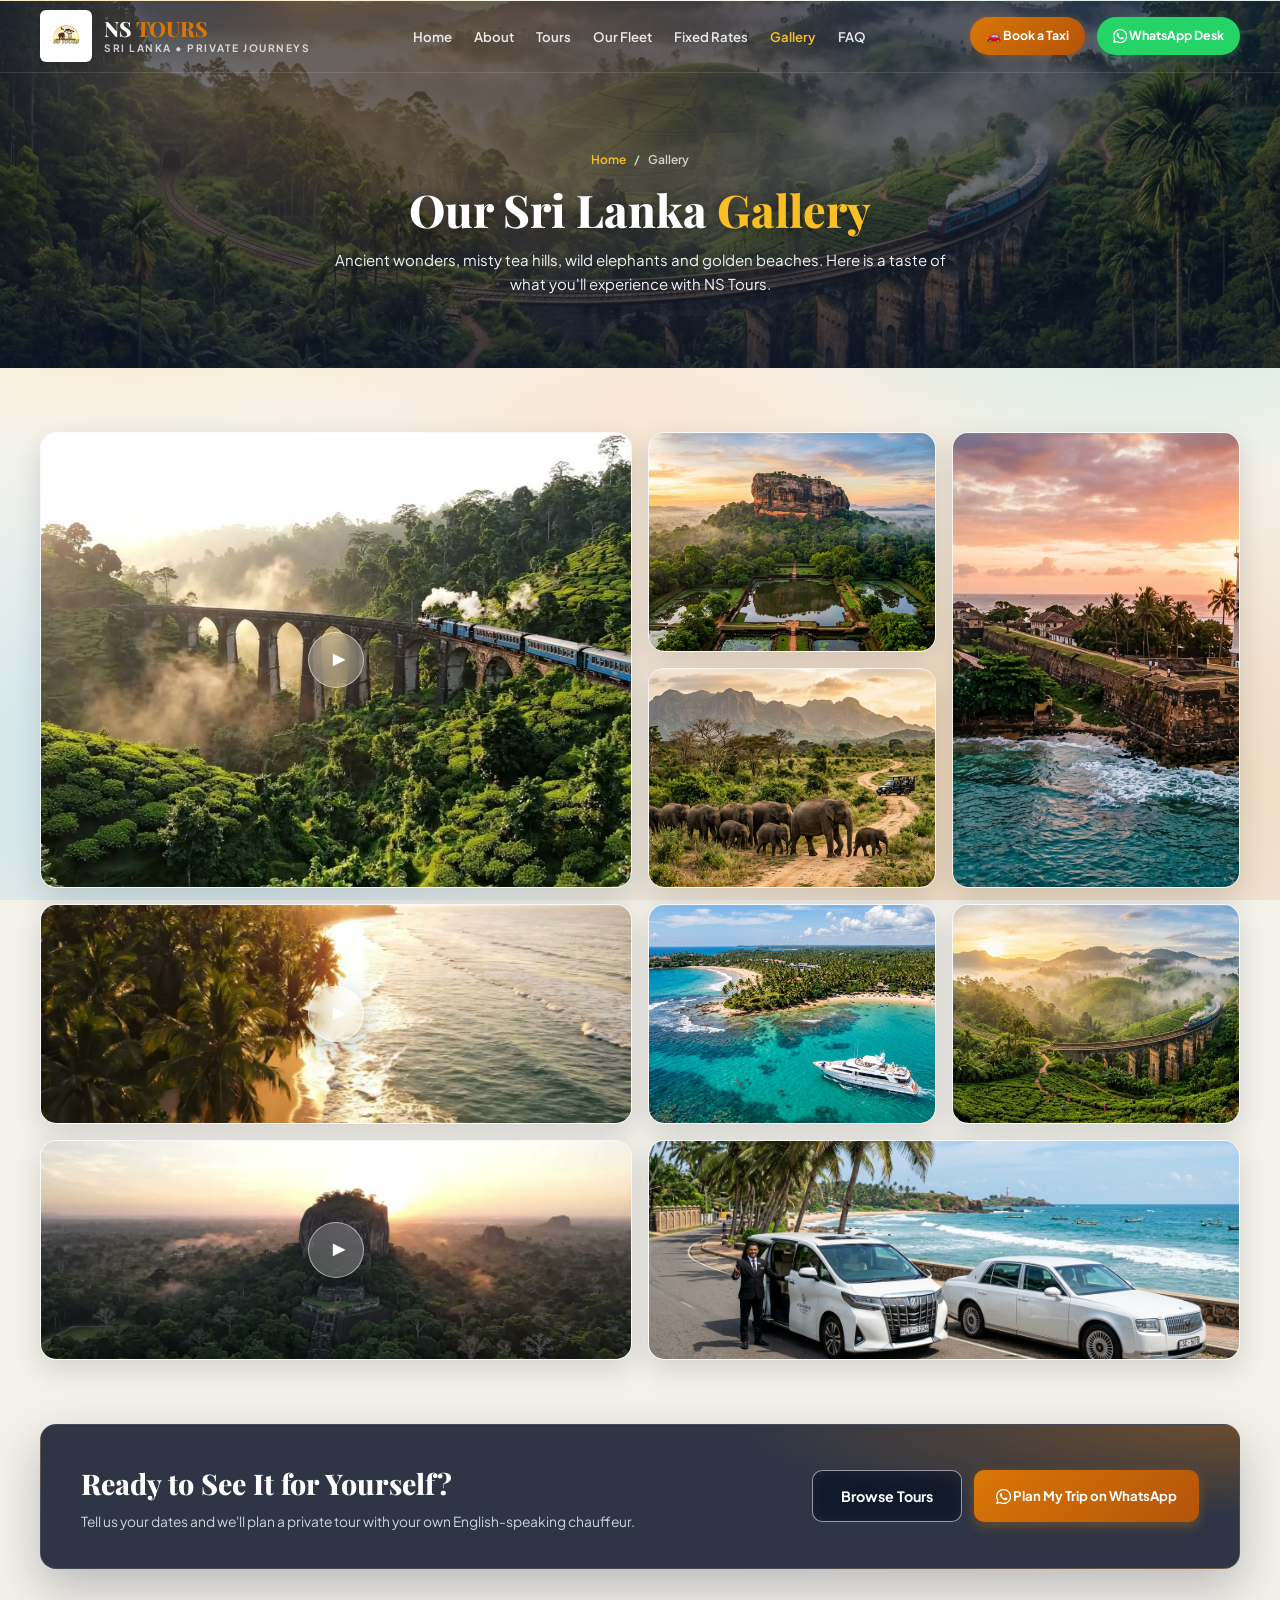
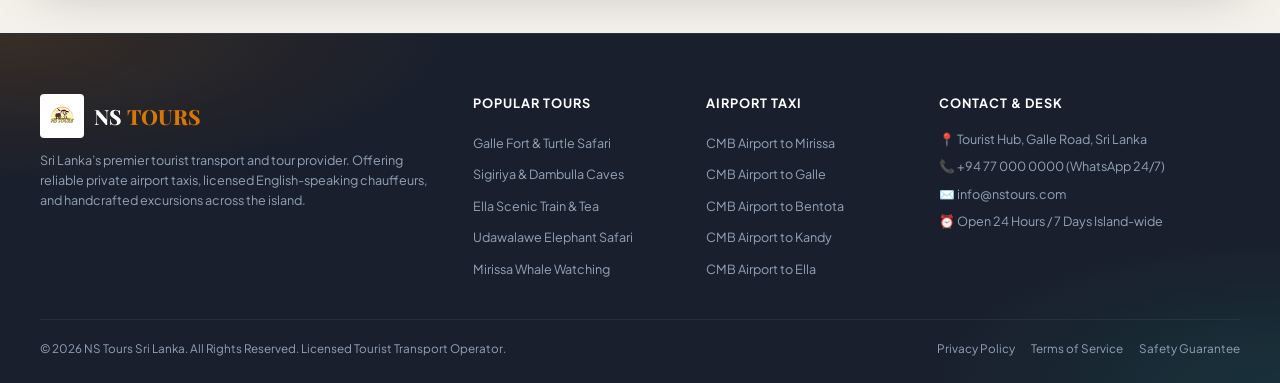
<file: gallery.html>
<!DOCTYPE html>
<html lang="en">
<head>
  <meta charset="UTF-8">
  <meta http-equiv="X-UA-Compatible" content="IE=edge">
  <meta name="viewport" content="width=device-width, initial-scale=1.0">
  
  <title>Gallery | NS Tours Sri Lanka - Photos &amp; Videos</title>
  <meta name="description" content="Photos and videos from NS Tours journeys across Sri Lanka: Sigiriya, Ella, Galle Fort, wildlife safaris, south coast beaches and our private chauffeur fleet.">
  <meta property="og:title" content="NS Tours Sri Lanka - Private Transport & Curated Tours">
  <meta property="og:description" content="Reliable private chauffeur service, airport transfers, and customized 1-day, 2-day, and multi-day tours across Sri Lanka.">
  <meta property="og:image" content="assets/images/hero.jpg">
  <meta property="og:type" content="website">

  <!-- Favicon -->
  <link rel="icon" type="image/jpeg" href="assets/images/logo.jpg">

  <!-- Fonts -->
  <link rel="preconnect" href="https://fonts.googleapis.com">
  <link rel="preconnect" href="https://fonts.gstatic.com" crossorigin>
  <link href="https://fonts.googleapis.com/css2?family=Playfair+Display:ital,wght@0,600;0,700;0,800;1,600&family=Plus+Jakarta+Sans:wght@400;500;600;700;800&display=swap" rel="stylesheet">

  <link rel="stylesheet" href="assets/css/style.css">
</head>
<body>

  <!-- Icon sprite: WhatsApp logo, used via <use href="#icon-whatsapp"> -->
  <svg xmlns="http://www.w3.org/2000/svg" style="display: none;">
    <symbol id="icon-whatsapp" viewBox="0 0 24 24">
      <path fill="currentColor" d="M17.472 14.382c-.297-.149-1.758-.867-2.03-.967-.273-.099-.471-.148-.67.15-.197.297-.767.966-.94 1.164-.173.199-.347.223-.644.075-.297-.15-1.255-.463-2.39-1.475-.883-.788-1.48-1.761-1.653-2.059-.173-.297-.018-.458.13-.606.134-.133.298-.347.446-.52.149-.174.198-.298.298-.497.099-.198.05-.371-.025-.52-.075-.149-.669-1.612-.916-2.207-.242-.579-.487-.5-.669-.51-.173-.008-.371-.01-.57-.01-.198 0-.52.074-.792.372-.272.297-1.04 1.016-1.04 2.479 0 1.462 1.065 2.875 1.213 3.074.149.198 2.096 3.2 5.077 4.487.709.306 1.262.489 1.694.625.712.227 1.36.195 1.871.118.571-.085 1.758-.719 2.006-1.413.248-.694.248-1.289.173-1.413-.074-.124-.272-.198-.57-.347m-5.421 7.403h-.004a9.87 9.87 0 01-5.031-1.378l-.361-.214-3.741.982.998-3.648-.235-.374a9.86 9.86 0 01-1.51-5.26c.001-5.45 4.436-9.884 9.888-9.884 2.64 0 5.122 1.03 6.988 2.898a9.825 9.825 0 012.893 6.994c-.003 5.45-4.437 9.884-9.885 9.884m8.413-18.297A11.815 11.815 0 0012.05 0C5.495 0 .16 5.335.157 11.892c0 2.096.547 4.142 1.588 5.945L.057 24l6.305-1.654a11.882 11.882 0 005.683 1.448h.005c6.554 0 11.89-5.335 11.893-11.893a11.821 11.821 0 00-3.48-8.413z"/>
    </symbol>
  </svg>

  <!-- Main Header Navigation -->
  <header class="main-header is-transparent">
    <div class="container navbar">
      <a href="index.html" class="brand-link">
        <img src="assets/images/logo.jpg" alt="NS Tours Sri Lanka" class="brand-logo-img">
        <div class="brand-text">
          <span class="brand-title">NS <span>TOURS</span></span>
          <span class="brand-sub">Sri Lanka • Private Journeys</span>
        </div>
      </a>

      <nav>
        <ul class="nav-menu" id="navMenu">
          <li><a href="index.html" class="nav-link">Home</a></li>
          <li><a href="index.html#about" class="nav-link">About</a></li>
          <li><a href="index.html#tours" class="nav-link">Tours</a></li>
          <li><a href="index.html#fleet" class="nav-link">Our Fleet</a></li>
          <li><a href="index.html#routes" class="nav-link">Fixed Rates</a></li>
          <li><a href="gallery.html" class="nav-link active">Gallery</a></li>
          <li><a href="index.html#faq" class="nav-link">FAQ</a></li>
        </ul>
      </nav>

      <div class="nav-actions">
        <a href="index.html#book" class="btn-header-book">
          <span>🚗 Book a Taxi</span>
        </a>
        <a href="https://wa.me/94770000000?text=Hello%20NS%20TOURS!%20I%20would%20like%20to%20inquire%20about%20tours%20and%20private%20transport." target="_blank" class="btn-header-wa">
          <span><svg class="wa-icon" aria-hidden="true"><use href="#icon-whatsapp"></use></svg> WhatsApp Desk</span>
        </a>
        <button class="mobile-toggle-btn" id="mobileMenuToggle" aria-label="Toggle navigation">☰</button>
      </div>
    </div>
  </header>

  <!-- Page Banner -->
  <section class="page-hero">
    <div class="container">
      <nav class="page-crumbs" aria-label="Breadcrumb">
        <a href="index.html">Home</a> <span>/</span> Gallery
      </nav>
      <h1 class="page-hero-title">Our Sri Lanka <span class="highlight">Gallery</span></h1>
      <p class="page-hero-text">
        Ancient wonders, misty tea hills, wild elephants and golden beaches. Here is a taste of what you'll experience with NS Tours.
      </p>
    </div>
  </section>

  <!-- Full Gallery -->
  <section class="section-wrap" id="gallery">
    <div class="container">
      <div class="gallery-grid" id="galleryGrid">
        <figure class="gallery-item bento-big" data-gallery data-type="video" data-src="assets/videos/hero-train.mp4" tabindex="0" aria-label="Play video: Blue train crossing the Nine Arch Bridge, Ella">
          <video src="assets/videos/hero-train.mp4" poster="assets/videos/hero-train-poster.jpg" muted loop playsinline preload="none"></video>
          <span class="gallery-play" aria-hidden="true">▶</span>
          <figcaption>Blue train crossing the Nine Arch Bridge, Ella</figcaption>
        </figure>
        <figure class="gallery-item" data-gallery data-type="image" data-src="assets/images/sigiriya.jpg" tabindex="0" aria-label="View photo: Sigiriya Lion Rock at sunrise">
          <img src="assets/images/sigiriya.jpg" alt="Sigiriya Lion Rock at sunrise" loading="lazy">
          <figcaption>Sigiriya Lion Rock at sunrise</figcaption>
        </figure>
        <figure class="gallery-item bento-tall" data-gallery data-type="image" data-src="assets/images/galle.jpg" tabindex="0" aria-label="View photo: Galle Dutch Fort & lighthouse">
          <img src="assets/images/galle.jpg" alt="Galle Dutch Fort & lighthouse" loading="lazy">
          <figcaption>Galle Dutch Fort & lighthouse</figcaption>
        </figure>
        <figure class="gallery-item" data-gallery data-type="image" data-src="assets/images/safari.jpg" tabindex="0" aria-label="View photo: Wild elephants on safari">
          <img src="assets/images/safari.jpg" alt="Wild elephants on safari" loading="lazy">
          <figcaption>Wild elephants on safari</figcaption>
        </figure>
        <figure class="gallery-item bento-wide" data-gallery data-type="video" data-src="assets/videos/hero-beach.mp4" tabindex="0" aria-label="Play video: Golden hour over Mirissa beach">
          <video src="assets/videos/hero-beach.mp4" poster="assets/videos/hero-beach-poster.jpg" muted loop playsinline preload="none"></video>
          <span class="gallery-play" aria-hidden="true">▶</span>
          <figcaption>Golden hour over Mirissa beach</figcaption>
        </figure>
        <figure class="gallery-item" data-gallery data-type="image" data-src="assets/images/ocean.jpg" tabindex="0" aria-label="View photo: Turquoise bays of the south coast">
          <img src="assets/images/ocean.jpg" alt="Turquoise bays of the south coast" loading="lazy">
          <figcaption>Turquoise bays of the south coast</figcaption>
        </figure>
        <figure class="gallery-item" data-gallery data-type="image" data-src="assets/images/hero.jpg" tabindex="0" aria-label="View photo: Misty tea hills of Ella">
          <img src="assets/images/hero.jpg" alt="Misty tea hills of Ella" loading="lazy">
          <figcaption>Misty tea hills of Ella</figcaption>
        </figure>
        <figure class="gallery-item bento-wide" data-gallery data-type="video" data-src="assets/videos/hero-sigiriya.mp4" tabindex="0" aria-label="Play video: Drone view around Sigiriya">
          <video src="assets/videos/hero-sigiriya.mp4" poster="assets/videos/hero-sigiriya-poster.jpg" muted loop playsinline preload="none"></video>
          <span class="gallery-play" aria-hidden="true">▶</span>
          <figcaption>Drone view around Sigiriya</figcaption>
        </figure>
        <figure class="gallery-item bento-wide" data-gallery data-type="image" data-src="assets/images/fleet.jpg" tabindex="0" aria-label="View photo: Our private chauffeur fleet">
          <img src="assets/images/fleet.jpg" alt="Our private chauffeur fleet" loading="lazy">
          <figcaption>Our private chauffeur fleet</figcaption>
        </figure>
      </div>
    </div>
  </section>

  <!-- Call to Action -->
  <section class="container" style="margin-bottom: 64px;">
    <div class="gallery-cta">
      <div>
        <h2 class="gallery-cta-title">Ready to See It for Yourself?</h2>
        <p class="gallery-cta-text">Tell us your dates and we'll plan a private tour with your own English-speaking chauffeur.</p>
      </div>
      <div class="gallery-cta-actions">
        <a href="index.html#tours" class="btn-hero-ghost"><span>Browse Tours</span></a>
        <a href="https://wa.me/94770000000?text=Hello%20NS%20TOURS!%20I%20saw%20your%20gallery%20and%20would%20like%20to%20plan%20a%20trip%20to%20Sri%20Lanka." target="_blank" class="btn-book-cta">
          <span><svg class="wa-icon" aria-hidden="true"><use href="#icon-whatsapp"></use></svg> Plan My Trip on WhatsApp</span>
        </a>
      </div>
    </div>
  </section>

  <!-- Gallery Lightbox -->
  <div class="lightbox" id="lightbox" role="dialog" aria-modal="true" aria-label="Gallery viewer" aria-hidden="true">
    <button type="button" class="lightbox-btn lightbox-close" aria-label="Close gallery">✕</button>
    <button type="button" class="lightbox-btn lightbox-prev" aria-label="Previous">‹</button>
    <figure class="lightbox-stage">
      <div class="lightbox-media" id="lightboxMedia"></div>
      <figcaption class="lightbox-caption" id="lightboxCaption"></figcaption>
    </figure>
    <button type="button" class="lightbox-btn lightbox-next" aria-label="Next">›</button>
  </div>

  <!-- Floating Quick WhatsApp Button -->
  <a href="https://wa.me/94770000000?text=Hello%20NS%20TOURS!%20I%20would%20like%20to%20plan%20my%20trip%20to%20Sri%20Lanka." target="_blank" class="wa-float-btn" aria-label="Chat on WhatsApp">
    <span class="wa-float-icon" aria-hidden="true"><svg class="wa-icon" aria-hidden="true"><use href="#icon-whatsapp"></use></svg></span>
    <span class="wa-float-label">WhatsApp 24/7</span>
  </a>

  <!-- Site Footer -->
  <footer class="footer-wrap">
    <div class="container">
      <div class="footer-columns">
        <div>
          <div style="display: flex; align-items: center; gap: 10px; margin-bottom: 12px;">
            <img src="assets/images/logo.jpg" alt="NS Tours Logo" style="width: 44px; height: 44px; border-radius: 4px; background: white; padding: 2px;">
            <span style="font-family: var(--font-heading); font-size: 1.4rem; font-weight: 800; color: white;">NS <span style="color: var(--primary);">TOURS</span></span>
          </div>
          <p style="font-size: 0.84rem; line-height: 1.6; color: #94A3B8; margin-bottom: 16px;">
            Sri Lanka’s premier tourist transport and tour provider. Offering reliable private airport taxis, licensed English-speaking chauffeurs, and handcrafted excursions across the island.
          </p>
        </div>

        <div>
          <h4 class="footer-col-title">Popular Tours</h4>
          <ul class="footer-nav">
            <li><a href="index.html#tours">Galle Fort &amp; Turtle Safari</a></li>
            <li><a href="index.html#tours">Sigiriya &amp; Dambulla Caves</a></li>
            <li><a href="index.html#tours">Ella Scenic Train &amp; Tea</a></li>
            <li><a href="index.html#tours">Udawalawe Elephant Safari</a></li>
            <li><a href="index.html#tours">Mirissa Whale Watching</a></li>
          </ul>
        </div>

        <div>
          <h4 class="footer-col-title">Airport Taxi</h4>
          <ul class="footer-nav">
            <li><a href="index.html#transport">CMB Airport to Mirissa</a></li>
            <li><a href="index.html#transport">CMB Airport to Galle</a></li>
            <li><a href="index.html#transport">CMB Airport to Bentota</a></li>
            <li><a href="index.html#transport">CMB Airport to Kandy</a></li>
            <li><a href="index.html#transport">CMB Airport to Ella</a></li>
          </ul>
        </div>

        <div>
          <h4 class="footer-col-title">Contact &amp; Desk</h4>
          <div style="display: flex; flex-direction: column; gap: 8px; font-size: 0.84rem;">
            <div>📍 Tourist Hub, Galle Road, Sri Lanka</div>
            <div>📞 +94 77 000 0000 (WhatsApp 24/7)</div>
            <div>✉️ info@nstours.com</div>
            <div>⏰ Open 24 Hours / 7 Days Island-wide</div>
          </div>
        </div>
      </div>

      <div class="footer-bottom-line">
        <div>© 2026 NS Tours Sri Lanka. All Rights Reserved. Licensed Tourist Transport Operator.</div>
        <div style="display: flex; gap: 16px;">
          <a href="#" style="color: #94A3B8;">Privacy Policy</a>
          <a href="#" style="color: #94A3B8;">Terms of Service</a>
          <a href="#" style="color: #94A3B8;">Safety Guarantee</a>
        </div>
      </div>
    </div>
  </footer>

  <!-- Scripts -->
  <script src="assets/js/app.js"></script>
</body>
</html>
</file>
<file: assets/css/style.css>
/* ==========================================================================
   NS TOURS - MODERN LUXURY TRAVEL DESIGN SYSTEM (CLEAN & SHARP)
   Target: International Travelers (Europe, UK, USA, Australia, Worldwide)
   Palette: Warm Amber Gold (#D97706), Deep Emerald (#047857), Slate Navy (#0F172A)
   ========================================================================== */

:root {
  --primary: #D97706;
  --primary-hover: #B45309;
  --primary-light: #FEF3C7;
  --primary-border: #FCD34D;
  
  --secondary: #0D9488;
  --secondary-dark: #0F766E;
  --accent-green: #10B981;
  --whatsapp-green: #25D366;
  --whatsapp-hover: #1EBE5D;
  
  --dark: #0F172A;
  --dark-surface: #1E293B;
  --dark-border: #334155;
  
  --bg-light: #F8FAFC;
  --card-bg: #FFFFFF;
  --border-color: #E2E8F0;
  
  --text-primary: #0F172A;
  --text-secondary: #475569;
  --text-muted: #64748B;
  
  --radius-sm: 6px;
  --radius-md: 10px;
  --radius-lg: 16px;
  --radius-full: 9999px;
  
  --shadow-sm: 0 1px 3px rgba(15, 23, 42, 0.08);
  --shadow-md: 0 4px 16px rgba(15, 23, 42, 0.08);
  --shadow-lg: 0 12px 32px rgba(15, 23, 42, 0.12);
  --shadow-hover: 0 16px 36px rgba(217, 119, 6, 0.16);
  
  --font-heading: 'Playfair Display', Georgia, serif;
  --font-body: 'Plus Jakarta Sans', -apple-system, BlinkMacSystemFont, "Segoe UI", Roboto, sans-serif;
  --transition: all 0.25s ease-in-out;
}

/* Global Reset */
*, *::before, *::after {
  box-sizing: border-box;
  margin: 0;
  padding: 0;
}

html {
  scroll-behavior: smooth;
  scroll-padding-top: 80px;
  font-size: 15px;
}

body {
  font-family: var(--font-body);
  background-color: var(--bg-light);
  color: var(--text-primary);
  line-height: 1.55;
  -webkit-font-smoothing: antialiased;
  -moz-osx-font-smoothing: grayscale;
}

img {
  max-width: 100%;
  height: auto;
  display: block;
}

a {
  text-decoration: none;
  color: inherit;
  transition: var(--transition);
}

button, input, select, textarea {
  font-family: inherit;
  font-size: inherit;
}

.container {
  width: 100%;
  max-width: 1240px;
  margin: 0 auto;
  padding: 0 20px;
}

/* --------------------------------------------------------------------------
   Main Navigation Header
   -------------------------------------------------------------------------- */
.main-header {
  position: sticky;
  top: 0;
  z-index: 1000;
  background: rgba(255, 255, 255, 0.92);
  backdrop-filter: blur(14px);
  -webkit-backdrop-filter: blur(14px);
  border-bottom: 1px solid var(--border-color);
  box-shadow: 0 4px 20px rgba(15, 23, 42, 0.06);
  transition: background 0.3s ease, box-shadow 0.3s ease, border-color 0.3s ease;
}

/* Transparent state while resting over the hero (toggled by app.js) */
.main-header.is-transparent {
  background: transparent;
  backdrop-filter: none;
  -webkit-backdrop-filter: none;
  border-bottom-color: rgba(255, 255, 255, 0.12);
  box-shadow: none;
}

.main-header.is-transparent .brand-title,
.main-header.is-transparent .mobile-toggle-btn {
  color: #FFFFFF;
}

.main-header.is-transparent .brand-sub {
  color: rgba(255, 255, 255, 0.75);
}

.main-header.is-transparent .brand-logo-img {
  border-color: rgba(255, 255, 255, 0.4);
}

.navbar {
  display: flex;
  justify-content: space-between;
  align-items: center;
  height: 72px;
}

/* Brand Logo */
.brand-link {
  display: flex;
  align-items: center;
  gap: 12px;
  text-decoration: none;
}

.brand-logo-img {
  width: 52px;
  height: 52px;
  object-fit: contain;
  border-radius: var(--radius-sm);
  background: #FFFFFF;
  border: 1px solid #E2E8F0;
  padding: 2px;
  box-shadow: var(--shadow-sm);
}

.brand-text {
  display: flex;
  flex-direction: column;
}

.brand-title {
  transition: var(--transition);
  white-space: nowrap;
  font-family: var(--font-heading);
  font-size: 1.4rem;
  font-weight: 800;
  color: var(--dark);
  line-height: 1.1;
  letter-spacing: -0.5px;
}

.brand-title span {
  color: var(--primary);
}

.brand-sub {
  font-size: 0.68rem;
  font-weight: 700;
  color: var(--text-muted);
  text-transform: uppercase;
  letter-spacing: 1.5px;
}

/* Nav Menu */
.nav-menu {
  display: flex;
  list-style: none;
  align-items: center;
  gap: 22px;
}

.nav-link {
  font-size: 0.88rem;
  font-weight: 600;
  color: var(--text-secondary);
  white-space: nowrap;
  padding: 6px 0;
  position: relative;
}

.nav-link:hover, .nav-link.active {
  color: var(--primary);
}

.nav-link::after {
  content: '';
  position: absolute;
  bottom: 0;
  left: 0;
  width: 0%;
  height: 2px;
  background: var(--primary);
  transition: var(--transition);
}

.nav-link:hover::after {
  width: 100%;
}

@media (min-width: 769px) {
  .main-header.is-transparent .nav-link {
    color: rgba(255, 255, 255, 0.88);
  }
  .main-header.is-transparent .nav-link:hover,
  .main-header.is-transparent .nav-link.active {
    color: #FBBF24;
  }
  .main-header.is-transparent .nav-link::after {
    background: #FBBF24;
  }
}

/* --------------------------------------------------------------------------
   Tours Mega Menu (header dropdown, desktop only)
   -------------------------------------------------------------------------- */
.navbar {
  position: relative;
}

.nav-caret {
  display: inline-block;
  font-size: 0.7em;
  margin-left: 2px;
  transition: transform 0.25s ease;
}

.nav-has-mega:hover .nav-caret,
.nav-has-mega:focus-within .nav-caret {
  transform: rotate(180deg);
}

.tours-mega {
  position: absolute;
  top: calc(100% - 6px);
  left: 50%;
  width: min(820px, calc(100vw - 40px));
  transform: translate(-50%, 10px);
  opacity: 0;
  visibility: hidden;
  transition: opacity 0.25s ease, transform 0.25s ease, visibility 0.25s;
  border-radius: var(--radius-lg);
  overflow: hidden;
  background: rgba(255, 255, 255, 0.9);
  -webkit-backdrop-filter: blur(24px) saturate(170%);
  backdrop-filter: blur(24px) saturate(170%);
  border: 1px solid rgba(255, 255, 255, 0.8);
  box-shadow: 0 24px 60px rgba(15, 23, 42, 0.2);
  z-index: 1100;
  text-align: left;
}

/* Invisible bridge so the menu stays open while the pointer moves down */
.tours-mega::before {
  content: '';
  position: absolute;
  top: -20px;
  left: 0;
  right: 0;
  height: 20px;
}

.nav-has-mega:hover .tours-mega,
.nav-has-mega:focus-within .tours-mega {
  opacity: 1;
  visibility: visible;
  transform: translate(-50%, 0);
}

.tours-mega-top {
  display: flex;
  justify-content: space-between;
  align-items: center;
  gap: 12px;
  flex-wrap: wrap;
  padding: 14px 22px;
  background: linear-gradient(90deg, rgba(219, 234, 254, 0.7), rgba(204, 251, 241, 0.5));
  border-bottom: 1px solid rgba(15, 23, 42, 0.06);
}

.tours-mega-title {
  font-size: 0.78rem;
  font-weight: 800;
  text-transform: uppercase;
  letter-spacing: 0.8px;
  color: var(--dark);
}

.tours-mega-filters {
  display: flex;
  gap: 6px;
  flex-wrap: wrap;
}

.tours-mega-filters a {
  font-size: 0.74rem;
  font-weight: 700;
  color: var(--text-secondary);
  padding: 4px 10px;
  border-radius: var(--radius-full);
  background: rgba(255, 255, 255, 0.7);
  border: 1px solid rgba(15, 23, 42, 0.08);
}

.tours-mega-filters a:hover {
  color: #FFFFFF;
  background: var(--primary);
  border-color: var(--primary);
}

.tours-mega-cols {
  display: grid;
  /* minmax(0, 1fr) stops long tour names from stretching a column */
  grid-template-columns: minmax(0, 1fr) minmax(0, 1fr);
}

.tours-mega-col {
  min-width: 0;
  padding: 18px 22px 16px;
  display: flex;
  flex-direction: column;
}

.tours-mega-col.is-warm {
  background: linear-gradient(180deg, rgba(254, 243, 199, 0.45), rgba(255, 237, 213, 0.35));
  border-left: 1px solid rgba(15, 23, 42, 0.06);
}

.tours-mega-heading {
  font-size: 0.72rem;
  font-weight: 800;
  text-transform: uppercase;
  letter-spacing: 1px;
  color: var(--dark);
  padding-left: 10px;
  border-left: 3px solid var(--secondary-dark, #0F766E);
  margin-bottom: 10px;
}

.tours-mega-col.is-warm .tours-mega-heading {
  border-left-color: var(--primary);
}

.tours-mega-list {
  list-style: none;
  display: flex;
  flex-direction: column;
  gap: 2px;
  margin-bottom: 10px;
}

.tours-mega-item {
  width: 100%;
  display: flex;
  align-items: center;
  justify-content: space-between;
  gap: 12px;
  padding: 8px 10px;
  border: none;
  border-radius: var(--radius-sm);
  background: transparent;
  text-align: left;
  cursor: pointer;
  font-family: inherit;
  transition: var(--transition);
}

.tours-mega-item:hover,
.tours-mega-item:focus-visible {
  background: rgba(255, 255, 255, 0.85);
  box-shadow: 0 4px 14px rgba(15, 23, 42, 0.06);
  outline: none;
}

.mega-item-text {
  display: flex;
  flex-direction: column;
  min-width: 0;
  flex: 1;
}

.mega-item-title {
  font-size: 0.86rem;
  font-weight: 600;
  color: var(--dark);
  line-height: 1.3;
  white-space: nowrap;
  overflow: hidden;
  text-overflow: ellipsis;
}

.tours-mega-item:hover .mega-item-title {
  color: var(--primary-hover);
}

.mega-item-meta {
  font-size: 0.7rem;
  font-weight: 600;
  color: var(--text-muted);
}

.mega-item-price {
  flex-shrink: 0;
  font-size: 0.78rem;
  font-weight: 800;
  color: #FFFFFF;
  padding: 4px 10px;
  border-radius: var(--radius-sm);
  background: linear-gradient(135deg, #F59E0B 0%, #D97706 100%);
  box-shadow: 0 3px 10px rgba(217, 119, 6, 0.3);
}

.tours-mega-col:not(.is-warm) .mega-item-price {
  color: #0F766E;
  background: rgba(204, 251, 241, 0.7);
  border: 1px solid rgba(94, 234, 212, 0.6);
  box-shadow: none;
}

.tours-mega-more {
  margin-top: auto;
  display: flex;
  justify-content: space-between;
  align-items: center;
  padding: 10px 12px;
  border-radius: var(--radius-md);
  font-size: 0.84rem;
  font-weight: 700;
  color: var(--dark);
  background: rgba(255, 255, 255, 0.6);
  border: 1px solid rgba(15, 23, 42, 0.08);
}

.tours-mega-more span {
  transition: transform 0.25s ease;
}

.tours-mega-more:hover {
  color: var(--primary-hover);
  border-color: var(--primary-border);
}

.tours-mega-more:hover span {
  transform: translateX(4px);
}

/* Header Action Button */
.nav-actions {
  display: flex;
  align-items: center;
  gap: 12px;
}

.btn-header-wa {
  display: inline-flex;
  align-items: center;
  gap: 6px;
  background: var(--whatsapp-green);
  color: white;
  font-size: 0.825rem;
  font-weight: 700;
  padding: 9px 16px;
  border-radius: var(--radius-full);
  white-space: nowrap;
  box-shadow: 0 2px 10px rgba(37, 211, 102, 0.28);
  transition: var(--transition);
}

.nav-menu-currency {
  display: none;
}

/* Header Currency Selector */
.header-currency {
  display: inline-flex;
  align-items: center;
  gap: 4px;
  padding: 6px 10px;
  border: 1.5px solid var(--border-color);
  border-radius: var(--radius-full);
  background: #FFFFFF;
  color: var(--dark);
  cursor: pointer;
  transition: var(--transition);
}

.header-currency:hover {
  border-color: var(--primary);
}

.header-currency-icon {
  font-size: 0.9rem;
}

.currency-select {
  background: transparent;
  color: inherit;
  border: none;
  outline: none;
  font-weight: 700;
  font-size: 0.8rem;
  cursor: pointer;
}

.currency-select option {
  background: #FFFFFF;
  color: var(--dark);
}

.main-header.is-transparent .header-currency {
  background: rgba(255, 255, 255, 0.12);
  border-color: rgba(255, 255, 255, 0.35);
  color: #FFFFFF;
}

.main-header.is-transparent .header-currency:hover {
  border-color: #FBBF24;
}

.btn-header-book {
  display: inline-flex;
  align-items: center;
  gap: 6px;
  background: linear-gradient(135deg, #D97706 0%, #B45309 100%);
  color: white;
  font-size: 0.825rem;
  font-weight: 700;
  padding: 9px 16px;
  border-radius: var(--radius-full);
  white-space: nowrap;
  box-shadow: 0 2px 10px rgba(217, 119, 6, 0.3);
  transition: var(--transition);
}

.btn-header-book:hover {
  transform: translateY(-1px);
  box-shadow: 0 4px 14px rgba(217, 119, 6, 0.42);
}

.btn-header-wa:hover {
  background: var(--whatsapp-hover);
  transform: translateY(-1px);
  box-shadow: 0 4px 14px rgba(37, 211, 102, 0.4);
}

.mobile-toggle-btn {
  display: none;
  background: none;
  border: none;
  font-size: 1.4rem;
  color: var(--dark);
  cursor: pointer;
}

/* --------------------------------------------------------------------------
   Hero Section (Compact, Clear, High-Contrast)
   -------------------------------------------------------------------------- */
.hero-section {
  position: relative;
  overflow: hidden;
  /* Fallback image shown while the video loads or if it can't play */
  background: #0F172A url('../images/hero.jpg') center/cover no-repeat;
  color: white;
  /* Slide up under the transparent 72px header and fill the screen */
  margin-top: -72px;
  min-height: 100vh;
  min-height: 100svh;
  display: flex;
  align-items: center;
  padding: 144px 0 80px;
}

/* Background video playlist */
.hero-video-wrap {
  position: absolute;
  inset: 0;
  z-index: 0;
}

.hero-video {
  position: absolute;
  inset: 0;
  width: 100%;
  height: 100%;
  object-fit: cover;
  opacity: 0;
  transition: opacity 1.2s ease;
}

.hero-video.is-active {
  opacity: 1;
}

/* Dark overlay keeps the white hero text readable over any clip */
.hero-video-wrap::after {
  content: '';
  position: absolute;
  inset: 0;
  background:
    /* Extra shade focused behind the centered text */
    radial-gradient(ellipse 60% 55% at 50% 50%, rgba(15, 23, 42, 0.55) 0%, rgba(15, 23, 42, 0.25) 70%, rgba(15, 23, 42, 0) 100%),
    /* Overall tint, darker at the top for the header */
    linear-gradient(180deg, rgba(15, 23, 42, 0.7) 0%, rgba(15, 23, 42, 0.45) 30%, rgba(15, 23, 42, 0.55) 70%, rgba(15, 23, 42, 0.8) 100%);
}

.hero-section > .container {
  position: relative;
  z-index: 1;
}

.hero-header-box {
  text-align: center;
  max-width: 820px;
  margin: 0 auto;
}

.hero-trust-tag {
  display: inline-flex;
  align-items: center;
  gap: 8px;
  background: rgba(15, 23, 42, 0.45);
  backdrop-filter: blur(10px);
  border: 1px solid rgba(255, 255, 255, 0.25);
  padding: 4px 14px;
  border-radius: var(--radius-full);
  font-size: 0.75rem;
  font-weight: 700;
  letter-spacing: 0.5px;
  text-transform: uppercase;
  margin-bottom: 12px;
}

.hero-stars {
  color: #FBBF24;
  letter-spacing: 2px;
  white-space: nowrap;
}

.hero-main-title {
  font-family: var(--font-heading);
  font-size: clamp(2rem, 3.8vw, 3.2rem);
  font-weight: 800;
  line-height: 1.18;
  margin-bottom: 12px;
  text-shadow: 0 2px 14px rgba(0, 0, 0, 0.5);
}

.hero-main-title .highlight {
  color: #FBBF24;
}

.hero-sub-text {
  font-size: clamp(0.95rem, 1.5vw, 1.15rem);
  color: #F1F5F9;
  font-weight: 500;
  text-shadow: 0 1px 10px rgba(0, 0, 0, 0.6);
  max-width: 680px;
  margin: 0 auto;
  line-height: 1.55;
}

.hero-cta-row {
  display: flex;
  justify-content: center;
  flex-wrap: wrap;
  gap: 12px;
  margin-top: 28px;
}

.btn-hero {
  padding: 14px 28px;
  font-size: 0.95rem;
}

.btn-hero-ghost {
  display: inline-flex;
  align-items: center;
  gap: 8px;
  padding: 14px 28px;
  border-radius: var(--radius-md);
  font-weight: 700;
  font-size: 0.95rem;
  color: white;
  background: rgba(15, 23, 42, 0.45);
  border: 1.5px solid rgba(255, 255, 255, 0.55);
  backdrop-filter: blur(8px);
  transition: var(--transition);
}

.btn-hero-ghost:hover {
  background: rgba(255, 255, 255, 0.22);
  border-color: white;
  transform: translateY(-2px);
}

.hero-offer-list {
  list-style: none;
  display: flex;
  justify-content: center;
  flex-wrap: wrap;
  gap: 10px;
  margin-top: 32px;
}

.hero-offer-list a {
  display: inline-block;
  padding: 7px 16px;
  border-radius: var(--radius-full);
  background: rgba(15, 23, 42, 0.6);
  backdrop-filter: blur(6px);
  border: 1px solid rgba(255, 255, 255, 0.2);
  color: #F1F5F9;
  font-size: 0.82rem;
  font-weight: 600;
  transition: var(--transition);
}

.hero-offer-list a:hover {
  background: rgba(217, 119, 6, 0.85);
  border-color: transparent;
}

/* Booking Section */
.booking-section {
  background: linear-gradient(180deg, #FFFBEB 0%, #FFFFFF 100%);
  border-top: 1px solid var(--primary-border);
  border-bottom: 1px solid var(--border-color);
}

/* --------------------------------------------------------------------------
   Interactive Booking Widget (Clean, Sharp, High-Usability)
   -------------------------------------------------------------------------- */
.booking-card {
  max-width: 1040px;
  margin: 0 auto;
  background: #FFFFFF;
  border-radius: var(--radius-lg);
  box-shadow: 0 10px 30px rgba(15, 23, 42, 0.08);
  border: 1px solid var(--border-color);
  overflow: hidden;
  color: var(--text-primary);
}

/* Tabs */
.booking-tabs-nav {
  display: flex;
  background: #F1F5F9;
  border-bottom: 1px solid var(--border-color);
}

.booking-tab-item {
  flex: 1;
  padding: 14px 20px;
  background: transparent;
  border: none;
  outline: none;
  font-size: 0.925rem;
  font-weight: 700;
  color: var(--text-muted);
  cursor: pointer;
  display: flex;
  align-items: center;
  justify-content: center;
  gap: 8px;
  transition: var(--transition);
  border-bottom: 3px solid transparent;
}

.booking-tab-item:hover {
  color: var(--primary);
  background: rgba(255, 255, 255, 0.6);
}

.booking-tab-item.active {
  background: #FFFFFF;
  color: var(--primary);
  border-bottom-color: var(--primary);
}

.booking-pane {
  padding: 28px;
  display: none;
}

.booking-pane.active {
  display: block;
}

/* Form Fields */
.booking-form-grid {
  display: grid;
  grid-template-columns: repeat(auto-fit, minmax(220px, 1fr));
  gap: 16px;
  align-items: flex-end;
}

.input-box {
  display: flex;
  flex-direction: column;
  gap: 5px;
}

.input-label {
  font-size: 0.725rem;
  font-weight: 700;
  text-transform: uppercase;
  letter-spacing: 0.5px;
  color: var(--text-muted);
}

.input-field {
  width: 100%;
  padding: 10px 12px;
  border: 1.5px solid var(--border-color);
  border-radius: var(--radius-sm);
  background: #F8FAFC;
  color: var(--dark);
  font-size: 0.88rem;
  font-weight: 600;
  outline: none;
  transition: var(--transition);
}

.input-field:focus {
  background: #FFFFFF;
  border-color: var(--primary);
  box-shadow: 0 0 0 3px rgba(217, 119, 6, 0.15);
}

/* Quote Summary Strip */
.quote-strip {
  margin-top: 18px;
  background: #FFFBEB;
  border: 1px solid var(--primary-border);
  border-radius: var(--radius-md);
  padding: 14px 18px;
  display: flex;
  justify-content: space-between;
  align-items: center;
  flex-wrap: wrap;
  gap: 12px;
}

.quote-left {
  display: flex;
  flex-direction: column;
}

.quote-label {
  font-size: 0.72rem;
  font-weight: 700;
  text-transform: uppercase;
  color: #92400E;
}

.quote-price-line {
  display: flex;
  align-items: baseline;
  gap: 8px;
}

.quote-amount {
  white-space: nowrap;
  font-family: var(--font-heading);
  font-size: 1.6rem;
  font-weight: 800;
  color: #78350F;
}

.quote-meta-tag {
  font-size: 0.75rem;
  color: #B45309;
  font-weight: 500;
}

.btn-book-cta {
  background: linear-gradient(135deg, #D97706 0%, #B45309 100%);
  color: white;
  padding: 11px 22px;
  border-radius: var(--radius-md);
  font-weight: 700;
  font-size: 0.88rem;
  border: none;
  cursor: pointer;
  display: inline-flex;
  align-items: center;
  gap: 8px;
  box-shadow: 0 4px 12px rgba(217, 119, 6, 0.35);
  transition: var(--transition);
}

.btn-book-cta:hover {
  transform: translateY(-2px);
  box-shadow: 0 6px 18px rgba(217, 119, 6, 0.45);
}

/* --------------------------------------------------------------------------
   About Us Section
   -------------------------------------------------------------------------- */
.about-section {
  background: #FFFFFF;
}

.about-grid {
  display: grid;
  grid-template-columns: 1fr 1.1fr;
  gap: 56px;
  align-items: center;
}

.about-media {
  position: relative;
}

.about-img {
  width: 100%;
  height: 440px;
  object-fit: cover;
  border-radius: var(--radius-lg);
  box-shadow: 0 16px 40px rgba(15, 23, 42, 0.14);
  display: block;
}

/* About photo collage: pinwheel of six photos around a central logo tile */
.about-collage {
  display: grid;
  grid-template-columns: repeat(3, 1fr);
  grid-template-rows: repeat(3, 150px);
  grid-template-areas:
    "sigiriya ocean  galle"
    "ella     center galle"
    "ella     safari fleet";
  gap: 12px;
}

.collage-tile {
  position: relative;
  margin: 0;
  overflow: hidden;
  border-radius: var(--radius-lg);
  box-shadow: 0 12px 30px rgba(15, 23, 42, 0.16);
}

.collage-tile img {
  width: 100%;
  height: 100%;
  object-fit: cover;
  display: block;
  transition: transform 0.9s cubic-bezier(0.22, 1, 0.36, 1);
}

.collage-tile:hover img {
  transform: scale(1.1);
}

.tile-sigiriya { grid-area: sigiriya; }
.tile-ocean    { grid-area: ocean; }
.tile-galle    { grid-area: galle; }
.tile-ella     { grid-area: ella; }
.tile-safari   { grid-area: safari; }
.tile-fleet    { grid-area: fleet; }

/* Center tile: dark smoked glass with a warm glow */
.collage-center {
  grid-area: center;
  position: relative;
  border-radius: var(--radius-lg);
  display: flex;
  flex-direction: column;
  align-items: center;
  justify-content: center;
  gap: 6px;
  text-align: center;
  background:
    radial-gradient(80% 80% at 50% 0%, rgba(251, 191, 36, 0.35) 0%, transparent 70%),
    rgba(15, 23, 42, 0.88);
  border: 1px solid rgba(251, 191, 36, 0.35);
  box-shadow: 0 16px 36px rgba(15, 23, 42, 0.3), inset 0 1px 0 rgba(255, 255, 255, 0.12);
  overflow: hidden;
}

/* Logo inside a white circle with a rotating gold ring */
.collage-logo {
  position: relative;
  width: 72px;
  height: 72px;
  border-radius: 50%;
  padding: 3px;
  background: conic-gradient(#FBBF24, #D97706, rgba(251, 191, 36, 0.1), #FBBF24);
  display: flex;
  align-items: center;
  justify-content: center;
}

.collage-logo img {
  width: 100%;
  height: 100%;
  border-radius: 50%;
  object-fit: contain;
  background: #FFFFFF;
  padding: 6px;
}

.collage-brand {
  font-family: var(--font-heading);
  font-size: 1.05rem;
  font-weight: 800;
  color: #FFFFFF;
  letter-spacing: 0.5px;
  line-height: 1;
}

.collage-brand span {
  color: #FBBF24;
}

.collage-license {
  font-size: 0.62rem;
  font-weight: 700;
  color: #FDE68A;
  text-transform: uppercase;
  letter-spacing: 0.5px;
  white-space: nowrap;
}

@media (prefers-reduced-motion: no-preference) {
  .collage-logo {
    animation: logoRing 6s linear infinite;
  }
  .collage-logo img {
    animation: logoRing 6s linear infinite reverse;
  }
  /* Glossy light sweeping across the center tile */
  .collage-center::after {
    content: '';
    position: absolute;
    top: 0;
    left: -60%;
    width: 40%;
    height: 100%;
    background: linear-gradient(110deg, transparent, rgba(255, 255, 255, 0.12), transparent);
    animation: centerSheen 5s ease-in-out infinite;
    pointer-events: none;
  }
}

@keyframes logoRing {
  to { transform: rotate(360deg); }
}

@keyframes centerSheen {
  0%, 60% { left: -60%; }
  100%    { left: 130%; }
}

.about-media-badge {
  position: absolute;
  z-index: 3;
  left: 20px;
  bottom: -22px;
  display: flex;
  align-items: center;
  gap: 12px;
  background: #FFFFFF;
  padding: 12px 18px;
  border-radius: var(--radius-md);
  box-shadow: 0 10px 28px rgba(15, 23, 42, 0.14);
}

.about-media-badge-icon {
  width: 40px;
  height: 40px;
  border-radius: var(--radius-md);
  background: var(--primary-light);
  display: flex;
  align-items: center;
  justify-content: center;
  font-size: 1.2rem;
}

.about-media-badge strong {
  display: block;
  font-size: 0.9rem;
  color: var(--dark);
}

.about-media-badge span {
  font-size: 0.75rem;
  color: var(--text-muted);
}

.about-content .section-heading {
  margin-bottom: 16px;
}

.about-text {
  font-size: 0.95rem;
  color: var(--text-secondary);
  line-height: 1.7;
  margin-bottom: 14px;
}

.about-stats {
  display: grid;
  grid-template-columns: repeat(3, 1fr);
  gap: 14px;
  margin: 24px 0 28px;
}

.about-stat {
  background: var(--bg-light);
  border: 1px solid var(--border-color);
  border-radius: var(--radius-md);
  padding: 14px 16px;
}

.about-stat strong {
  display: block;
  font-family: var(--font-heading);
  font-size: 1.5rem;
  font-weight: 800;
  color: var(--primary-hover);
  line-height: 1.2;
}

.about-stat span {
  font-size: 0.78rem;
  font-weight: 600;
  color: var(--text-muted);
}

/* --------------------------------------------------------------------------
   Guarantees Bar (Crisp, High Credibility)
   -------------------------------------------------------------------------- */
.guarantee-bar {
  background: #FFFFFF;
  border-bottom: 1px solid var(--border-color);
  padding: 20px 0;
}

.guarantee-grid {
  display: grid;
  grid-template-columns: repeat(auto-fit, minmax(220px, 1fr));
  gap: 16px;
}

.guarantee-item {
  display: flex;
  align-items: center;
  gap: 12px;
}

.guarantee-icon {
  width: 42px;
  height: 42px;
  border-radius: var(--radius-md);
  background: var(--primary-light);
  color: var(--primary-hover);
  display: flex;
  align-items: center;
  justify-content: center;
  font-size: 1.25rem;
  flex-shrink: 0;
}

.guarantee-title {
  font-size: 0.88rem;
  font-weight: 700;
  color: var(--dark);
}

.guarantee-sub {
  font-size: 0.75rem;
  color: var(--text-muted);
}

/* --------------------------------------------------------------------------
   Section Titles & Headings
   -------------------------------------------------------------------------- */
.section-wrap {
  padding: 64px 0;
}

.section-head {
  text-align: center;
  max-width: 680px;
  margin: 0 auto 36px;
}

.section-badge {
  font-size: 0.75rem;
  font-weight: 800;
  text-transform: uppercase;
  letter-spacing: 1.5px;
  color: var(--primary);
  display: block;
  margin-bottom: 6px;
}

.section-heading {
  font-family: var(--font-heading);
  font-size: clamp(1.8rem, 2.8vw, 2.3rem);
  font-weight: 800;
  color: var(--dark);
  line-height: 1.22;
  margin-bottom: 10px;
}

.section-desc {
  font-size: 0.95rem;
  color: var(--text-secondary);
  line-height: 1.55;
}

/* --------------------------------------------------------------------------
   Tour Packages Grid & Cards
   -------------------------------------------------------------------------- */
.filter-tabs-row {
  display: flex;
  justify-content: center;
  flex-wrap: wrap;
  gap: 8px;
  margin-bottom: 30px;
}

.filter-pill-btn {
  background: #FFFFFF;
  border: 1.5px solid var(--border-color);
  color: var(--text-secondary);
  padding: 8px 18px;
  border-radius: var(--radius-full);
  font-size: 0.825rem;
  font-weight: 700;
  cursor: pointer;
  transition: var(--transition);
}

.filter-pill-btn:hover {
  border-color: var(--primary);
  color: var(--primary);
}

.filter-pill-btn.active {
  background: var(--dark);
  color: white;
  border-color: var(--dark);
}

.tours-card-grid {
  display: grid;
  grid-template-columns: repeat(auto-fill, minmax(320px, 1fr));
  gap: 26px;
}

/* Full-photo card: the image fills the card, details sit on a glass panel */
.package-card {
  position: relative;
  height: 460px;
  border-radius: var(--radius-lg);
  overflow: hidden;
  isolation: isolate;
  transition: var(--transition);
}

.package-card:hover {
  transform: translateY(-6px);
  box-shadow: 0 24px 48px rgba(15, 23, 42, 0.22);
}

.package-img {
  position: absolute;
  inset: 0;
  width: 100%;
  height: 100%;
  object-fit: cover;
  z-index: -2;
  transition: transform 0.8s cubic-bezier(0.22, 1, 0.36, 1);
}

.package-card:hover .package-img {
  transform: scale(1.08);
}

/* Soft shading so the top pills and bottom panel stay readable */
.package-shade {
  position: absolute;
  inset: 0;
  z-index: -1;
  background: linear-gradient(180deg,
    rgba(15, 23, 42, 0.3) 0%,
    rgba(15, 23, 42, 0) 28%,
    rgba(15, 23, 42, 0) 45%,
    rgba(15, 23, 42, 0.6) 100%);
}

.package-duration-pill {
  position: absolute;
  top: 14px;
  left: 14px;
  color: white;
  font-size: 0.72rem;
  font-weight: 700;
  padding: 5px 11px;
  border-radius: var(--radius-full);
}

.package-badge-top {
  position: absolute;
  top: 14px;
  right: 14px;
  color: white;
  font-size: 0.68rem;
  font-weight: 800;
  text-transform: uppercase;
  letter-spacing: 0.5px;
  padding: 5px 11px;
  border-radius: var(--radius-full);
}

/* Frosted glass info panel */
.package-body {
  position: absolute;
  left: 12px;
  right: 12px;
  bottom: 12px;
  padding: 16px 18px;
  border-radius: var(--radius-md);
  background: rgba(15, 23, 42, 0.38);
  -webkit-backdrop-filter: blur(16px) saturate(160%);
  backdrop-filter: blur(16px) saturate(160%);
  border: 1px solid rgba(255, 255, 255, 0.22);
  box-shadow: inset 0 1px 0 rgba(255, 255, 255, 0.15);
  color: white;
  transition: background 0.4s ease;
}

.package-card:hover .package-body,
.package-card:focus-within .package-body {
  background: rgba(15, 23, 42, 0.55);
}

.package-tag {
  display: block;
  font-size: 0.68rem;
  font-weight: 800;
  text-transform: uppercase;
  color: #FBBF24;
  letter-spacing: 1px;
  margin-bottom: 4px;
}

.package-title {
  font-family: var(--font-heading);
  font-size: 1.2rem;
  font-weight: 700;
  color: #FFFFFF;
  line-height: 1.28;
  margin-bottom: 8px;
}

.package-price-row {
  display: flex;
  align-items: baseline;
  gap: 6px;
}

.price-sub {
  font-size: 0.72rem;
  color: rgba(255, 255, 255, 0.75);
}

.price-num {
  font-family: var(--font-heading);
  font-size: 1.35rem;
  font-weight: 800;
  color: #FFFFFF;
}

/* Hidden details that slide open on hover / keyboard focus */
.package-reveal {
  display: grid;
  grid-template-rows: 0fr;
  opacity: 0;
  transition: grid-template-rows 0.45s cubic-bezier(0.22, 1, 0.36, 1), opacity 0.35s ease;
}

.package-reveal-inner {
  overflow: hidden;
  min-height: 0;
}

.package-card:hover .package-reveal,
.package-card:focus-within .package-reveal {
  grid-template-rows: 1fr;
  opacity: 1;
}

.package-summary {
  font-size: 0.82rem;
  color: rgba(255, 255, 255, 0.88);
  line-height: 1.5;
  margin: 12px 0 10px;
}

.package-features {
  display: flex;
  flex-wrap: wrap;
  gap: 6px;
  margin-bottom: 14px;
}

.feature-tag {
  background: #F1F5F9;
  color: #334155;
  font-size: 0.72rem;
  font-weight: 600;
  padding: 3px 8px;
  border-radius: var(--radius-sm);
}

/* "Design your own journey" card: always last in the tour grid */
.custom-tour-card {
  height: auto;
  min-height: 460px;
  background:
    radial-gradient(70% 60% at 100% 0%, rgba(251, 191, 36, 0.35) 0%, transparent 70%),
    radial-gradient(60% 60% at 0% 100%, rgba(20, 184, 166, 0.25) 0%, transparent 70%),
    rgba(255, 255, 255, 0.5);
  -webkit-backdrop-filter: var(--glass-blur);
  backdrop-filter: var(--glass-blur);
  border: 1.5px dashed rgba(217, 119, 6, 0.45);
  box-shadow: var(--glass-shadow);
}

.custom-tour-inner {
  height: 100%;
  padding: 30px 28px;
  display: flex;
  flex-direction: column;
  justify-content: center;
}

.custom-tour-icon {
  width: 56px;
  height: 56px;
  border-radius: var(--radius-md);
  display: flex;
  align-items: center;
  justify-content: center;
  font-size: 1.7rem;
  margin-bottom: 18px;
  background: rgba(255, 255, 255, 0.7);
  border: 1px solid var(--glass-border);
  box-shadow: 0 6px 16px rgba(217, 119, 6, 0.18);
}

.custom-tour-card .package-tag {
  color: var(--primary-hover);
}

.custom-tour-title {
  font-family: var(--font-heading);
  font-size: 1.45rem;
  font-weight: 800;
  color: var(--dark);
  line-height: 1.25;
  margin-bottom: 10px;
}

.custom-tour-text {
  font-size: 0.86rem;
  color: var(--text-secondary);
  line-height: 1.55;
  margin-bottom: 14px;
}

.custom-tour-points {
  list-style: none;
  display: flex;
  flex-direction: column;
  gap: 6px;
  margin-bottom: 22px;
  font-size: 0.82rem;
  font-weight: 600;
  color: #334155;
}

.custom-tour-actions {
  display: flex;
  flex-wrap: wrap;
  gap: 10px;
}

.custom-tour-actions .btn-card-wa {
  padding: 11px 16px;
  font-size: 0.85rem;
  border-radius: var(--radius-md);
}

/* Touch screens have no hover: keep the buttons visible, skip the long text */
@media (hover: none) {
  .package-reveal {
    grid-template-rows: 1fr;
    opacity: 1;
  }
  .package-summary {
    display: none;
  }
  .package-features {
    margin-top: 10px;
  }
}

.package-actions {
  display: flex;
  gap: 6px;
}

.btn-card-details {
  background: #F1F5F9;
  color: var(--dark);
  font-size: 0.78rem;
  font-weight: 700;
  padding: 7px 12px;
  border-radius: var(--radius-sm);
  border: none;
  cursor: pointer;
  transition: var(--transition);
}

.btn-card-details:hover {
  background: var(--dark);
  color: white;
}

.btn-card-wa {
  background: var(--whatsapp-green);
  color: white;
  font-size: 0.78rem;
  font-weight: 700;
  padding: 7px 12px;
  border-radius: var(--radius-sm);
  border: none;
  cursor: pointer;
  display: flex;
  align-items: center;
  gap: 5px;
  transition: var(--transition);
}

.btn-card-wa:hover {
  background: var(--whatsapp-hover);
}

/* --------------------------------------------------------------------------
   Fleet & Transport Showcase
   -------------------------------------------------------------------------- */
.fleet-box {
  background: #FFFFFF;
  border-radius: var(--radius-lg);
  border: 1px solid var(--border-color);
  overflow: hidden;
  box-shadow: var(--shadow-md);
  margin-bottom: 32px;
  display: grid;
  grid-template-columns: 1fr 1fr;
}

.fleet-img {
  width: 100%;
  height: 100%;
  min-height: 340px;
  object-fit: cover;
}

.fleet-details {
  padding: 36px;
  display: flex;
  flex-direction: column;
  justify-content: center;
}

.fleet-title {
  font-family: var(--font-heading);
  font-size: 1.8rem;
  font-weight: 800;
  color: var(--dark);
  margin-bottom: 10px;
  line-height: 1.25;
}

.fleet-text {
  font-size: 0.9rem;
  color: var(--text-secondary);
  line-height: 1.6;
  margin-bottom: 20px;
}

.fleet-checklist {
  display: grid;
  grid-template-columns: 1fr 1fr;
  gap: 10px;
  margin-bottom: 24px;
}

.fleet-check-item {
  font-size: 0.825rem;
  font-weight: 600;
  color: var(--dark);
  display: flex;
  align-items: center;
  gap: 8px;
}

.check-icon {
  color: var(--accent-green);
  font-weight: 800;
}

/* Vehicles Grid */
.vehicles-card-grid {
  display: grid;
  grid-template-columns: repeat(auto-fit, minmax(260px, 1fr));
  gap: 20px;
}

.vehicle-box {
  background: #FFFFFF;
  border: 1.5px solid var(--border-color);
  border-radius: var(--radius-md);
  padding: 20px;
  transition: var(--transition);
  display: flex;
  flex-direction: column;
}

.vehicle-box {
  cursor: pointer;
}

.vehicle-box:hover,
.vehicle-box:focus-visible {
  border-color: var(--primary);
  box-shadow: var(--shadow-md);
  transform: translateY(-3px);
  outline: none;
}

.vehicle-wa-cta {
  margin-top: 14px;
  padding-top: 12px;
  border-top: 1px dashed var(--border-color);
  font-size: 0.8rem;
  font-weight: 700;
  color: var(--whatsapp-hover);
  display: flex;
  align-items: center;
  gap: 6px;
}

.vehicle-wa-cta span {
  transition: var(--transition);
}

.vehicle-box:hover .vehicle-wa-cta span {
  transform: translateX(4px);
}

.vehicle-icon {
  font-size: 2rem;
  margin-bottom: 12px;
}

.vehicle-title {
  font-size: 1.1rem;
  font-weight: 800;
  color: var(--dark);
  margin-bottom: 4px;
}

.vehicle-sub {
  font-size: 0.8rem;
  color: var(--text-muted);
  margin-bottom: 14px;
}

.vehicle-pill-row {
  display: flex;
  gap: 10px;
  margin-bottom: 14px;
  padding: 8px 0;
  border-top: 1px dashed var(--border-color);
  border-bottom: 1px dashed var(--border-color);
}

.vehicle-pill {
  font-size: 0.75rem;
  font-weight: 600;
  color: #334155;
}

.vehicle-fare-footer {
  margin-top: auto;
  display: flex;
  justify-content: space-between;
  align-items: center;
}

/* --------------------------------------------------------------------------
   Routes Table
   -------------------------------------------------------------------------- */
.routes-card-table {
  background: #FFFFFF;
  border-radius: var(--radius-md);
  border: 1px solid var(--border-color);
  overflow-x: auto;
  box-shadow: var(--shadow-sm);
}

.styled-table {
  width: 100%;
  border-collapse: collapse;
  text-align: left;
}

.styled-table th {
  background: #F8FAFC;
  padding: 14px 18px;
  font-size: 0.75rem;
  font-weight: 800;
  text-transform: uppercase;
  color: var(--text-muted);
  border-bottom: 1px solid var(--border-color);
}

.styled-table td {
  padding: 14px 18px;
  border-bottom: 1px solid var(--border-color);
  font-size: 0.88rem;
}

.styled-table tr:hover td {
  background: #FFFBEB;
}

.route-price-tag {
  font-family: var(--font-heading);
  font-size: 1.05rem;
  font-weight: 800;
  color: var(--primary-hover);
}

/* --------------------------------------------------------------------------
   Custom Planner Box
   -------------------------------------------------------------------------- */
.planner-wrapper {
  background: #0F172A;
  color: white;
  border-radius: var(--radius-lg);
  padding: 40px;
  box-shadow: var(--shadow-lg);
}

.planner-layout {
  display: grid;
  grid-template-columns: 1fr 1fr;
  gap: 36px;
  align-items: center;
}

.planner-heading {
  font-family: var(--font-heading);
  font-size: 2rem;
  font-weight: 800;
  line-height: 1.2;
  margin-bottom: 12px;
}

.planner-text {
  color: #94A3B8;
  font-size: 0.925rem;
  line-height: 1.6;
  margin-bottom: 20px;
}

.planner-form-card {
  background: rgba(255, 255, 255, 0.06);
  padding: 24px;
  border-radius: var(--radius-md);
  border: 1px solid rgba(255, 255, 255, 0.12);
  display: flex;
  flex-direction: column;
  gap: 12px;
}

.planner-ctrl {
  width: 100%;
  padding: 10px 12px;
  border-radius: var(--radius-sm);
  background: #1E293B;
  border: 1px solid #334155;
  color: white;
  font-size: 0.85rem;
}

.planner-ctrl:focus {
  border-color: var(--primary);
  outline: none;
}

/* --------------------------------------------------------------------------
   Reviews Section
   -------------------------------------------------------------------------- */
.reviews-row {
  display: grid;
  grid-template-columns: repeat(auto-fit, minmax(300px, 1fr));
  gap: 22px;
}

.review-item {
  background: #FFFFFF;
  border: 1px solid var(--border-color);
  border-radius: var(--radius-md);
  padding: 24px;
  box-shadow: var(--shadow-sm);
  display: flex;
  flex-direction: column;
  justify-content: space-between;
}

.review-quote {
  font-size: 0.88rem;
  color: #334155;
  line-height: 1.6;
  margin-bottom: 16px;
  font-style: italic;
}

.review-meta {
  display: flex;
  align-items: center;
  gap: 10px;
}

.reviewer-avatar {
  width: 38px;
  height: 38px;
  border-radius: 50%;
  background: var(--primary-light);
  color: var(--primary-hover);
  display: flex;
  align-items: center;
  justify-content: center;
  font-weight: 700;
  font-size: 0.85rem;
}

.reviewer-name {
  font-weight: 700;
  font-size: 0.85rem;
  color: var(--dark);
}

.reviewer-loc {
  font-size: 0.72rem;
  color: var(--text-muted);
}

/* --------------------------------------------------------------------------
   FAQ Accordions
   -------------------------------------------------------------------------- */
.faq-wrap-box {
  max-width: 760px;
  margin: 0 auto;
  display: flex;
  flex-direction: column;
  gap: 10px;
}

.faq-card {
  background: #FFFFFF;
  border: 1px solid var(--border-color);
  border-radius: var(--radius-sm);
  overflow: hidden;
}

.faq-q-btn {
  width: 100%;
  padding: 16px 20px;
  background: transparent;
  border: none;
  text-align: left;
  font-size: 0.95rem;
  font-weight: 700;
  color: var(--dark);
  display: flex;
  justify-content: space-between;
  align-items: center;
  cursor: pointer;
}

.faq-icon-symbol {
  font-size: 1.1rem;
  color: var(--primary);
  font-weight: 700;
}

.faq-ans-text {
  padding: 0 20px;
  max-height: 0;
  overflow: hidden;
  transition: all 0.3s ease;
  color: var(--text-secondary);
  font-size: 0.875rem;
  line-height: 1.55;
}

.faq-card.active .faq-ans-text {
  padding: 0 20px 16px;
  max-height: 250px;
}

/* --------------------------------------------------------------------------
   Modal Window
   -------------------------------------------------------------------------- */
.modal-overlay {
  position: fixed;
  top: 0;
  left: 0;
  width: 100%;
  height: 100%;
  background: rgba(15, 23, 42, 0.75);
  backdrop-filter: blur(6px);
  z-index: 2000;
  display: flex;
  align-items: center;
  justify-content: center;
  padding: 16px;
  opacity: 0;
  pointer-events: none;
  transition: opacity 0.25s ease;
}

.modal-overlay.open {
  opacity: 1;
  pointer-events: auto;
}

.modal-card {
  background: #FFFFFF;
  width: 100%;
  max-width: 680px;
  max-height: 88vh;
  border-radius: var(--radius-lg);
  overflow-y: auto;
  box-shadow: var(--shadow-lg);
  position: relative;
}

.modal-img-wrap {
  height: 180px;
  position: relative;
}

.modal-cover-img {
  width: 100%;
  height: 100%;
  object-fit: cover;
}

.modal-close-icon {
  position: absolute;
  top: 12px;
  right: 12px;
  width: 32px;
  height: 32px;
  border-radius: 50%;
  background: rgba(0, 0, 0, 0.6);
  color: white;
  border: none;
  cursor: pointer;
  display: flex;
  align-items: center;
  justify-content: center;
  font-size: 1rem;
}

.modal-content-pad {
  padding: 24px;
}

.modal-timeline-list {
  margin: 18px 0;
  padding-left: 20px;
  border-left: 2px solid var(--border-color);
  display: flex;
  flex-direction: column;
  gap: 16px;
}

.timeline-row {
  position: relative;
}

.timeline-row::before {
  content: '';
  position: absolute;
  left: -26px;
  top: 5px;
  width: 10px;
  height: 10px;
  border-radius: 50%;
  background: var(--primary);
  border: 2px solid white;
  box-shadow: 0 0 0 1px var(--primary);
}

.timeline-time-badge {
  font-size: 0.7rem;
  font-weight: 700;
  color: var(--primary-hover);
  text-transform: uppercase;
}

.timeline-title-text {
  font-size: 0.925rem;
  font-weight: 700;
  color: var(--dark);
  margin: 2px 0;
}

.timeline-desc-text {
  font-size: 0.8rem;
  color: var(--text-muted);
}

/* --------------------------------------------------------------------------
   Footer
   -------------------------------------------------------------------------- */
.footer-wrap {
  background: #0B1120;
  color: #94A3B8;
  padding: 60px 0 24px;
  border-top: 1px solid rgba(255, 255, 255, 0.08);
}

.footer-columns {
  display: grid;
  grid-template-columns: 2fr 1fr 1fr 1.5fr;
  gap: 32px;
  margin-bottom: 40px;
}

.footer-col-title {
  color: #FFFFFF;
  font-size: 0.85rem;
  font-weight: 700;
  text-transform: uppercase;
  letter-spacing: 1px;
  margin-bottom: 16px;
}

.footer-nav {
  list-style: none;
  display: flex;
  flex-direction: column;
  gap: 8px;
}

.footer-nav a {
  font-size: 0.84rem;
  color: #94A3B8;
}

.footer-nav a:hover {
  color: var(--primary);
}

.footer-bottom-line {
  padding-top: 20px;
  border-top: 1px solid rgba(255, 255, 255, 0.06);
  display: flex;
  justify-content: space-between;
  align-items: center;
  font-size: 0.78rem;
  flex-wrap: wrap;
  gap: 10px;
}

/* --------------------------------------------------------------------------
   Floating WhatsApp Button
   -------------------------------------------------------------------------- */
.wa-float-btn {
  position: fixed;
  bottom: 22px;
  right: 22px;
  z-index: 1500;
  display: flex;
  align-items: center;
  gap: 8px;
  background: var(--whatsapp-green);
  color: white;
  padding: 10px 18px;
  border-radius: var(--radius-full);
  font-size: 0.84rem;
  font-weight: 700;
  box-shadow: 0 4px 18px rgba(37, 211, 102, 0.4);
  transition: var(--transition);
}

.wa-float-btn:hover {
  background: var(--whatsapp-hover);
  transform: translateY(-2px);
}

/* --------------------------------------------------------------------------
   Gallery (masonry grid + lightbox)
   -------------------------------------------------------------------------- */
/* Bento grid: 4 columns, tiles span 1-2 columns/rows; "dense" fills any gaps */
.gallery-grid {
  display: grid;
  grid-template-columns: repeat(4, 1fr);
  grid-auto-rows: 220px;
  grid-auto-flow: dense;
  gap: 16px;
}

.gallery-item.bento-big  { grid-column: span 2; grid-row: span 2; }
.gallery-item.bento-tall { grid-row: span 2; }
.gallery-item.bento-wide { grid-column: span 2; }

.gallery-item {
  position: relative;
  margin: 0;
  border-radius: var(--radius-lg);
  overflow: hidden;
  cursor: zoom-in;
  box-shadow: 0 10px 28px rgba(15, 23, 42, 0.14);
  border: 1px solid rgba(255, 255, 255, 0.7);
  outline: none;
}

.gallery-item img,
.gallery-item video {
  width: 100%;
  height: 100%;
  object-fit: cover;
  display: block;
  transition: transform 0.9s cubic-bezier(0.22, 1, 0.36, 1);
}

.gallery-item:hover img,
.gallery-item:hover video,
.gallery-item:focus-visible img,
.gallery-item:focus-visible video {
  transform: scale(1.06);
}

.gallery-item:focus-visible {
  box-shadow: 0 0 0 3px var(--primary), 0 10px 28px rgba(15, 23, 42, 0.14);
}

/* Caption slides up on hover */
.gallery-item figcaption,
.gallery-slide figcaption {
  position: absolute;
  left: 12px;
  right: 12px;
  bottom: 12px;
  padding: 8px 12px;
  border-radius: var(--radius-md);
  font-size: 0.8rem;
  font-weight: 600;
  color: #FFFFFF;
  background: rgba(15, 23, 42, 0.4);
  border: 1px solid rgba(255, 255, 255, 0.25);
  -webkit-backdrop-filter: blur(10px);
  backdrop-filter: blur(10px);
  opacity: 0;
  transform: translateY(10px);
  transition: opacity 0.3s ease, transform 0.3s ease;
}

.gallery-item:hover figcaption,
.gallery-item:focus-visible figcaption,
.gallery-slide:hover figcaption,
.gallery-slide:focus-visible figcaption {
  opacity: 1;
  transform: none;
}

/* Glass play button on video tiles */
.gallery-play {
  position: absolute;
  top: 50%;
  left: 50%;
  width: 56px;
  height: 56px;
  margin: -28px 0 0 -28px;
  border-radius: 50%;
  display: flex;
  align-items: center;
  justify-content: center;
  padding-left: 4px;
  font-size: 1.1rem;
  color: #FFFFFF;
  background: rgba(255, 255, 255, 0.22);
  border: 1px solid rgba(255, 255, 255, 0.5);
  -webkit-backdrop-filter: blur(10px);
  backdrop-filter: blur(10px);
  box-shadow: 0 8px 24px rgba(15, 23, 42, 0.25);
  transition: opacity 0.3s ease, transform 0.3s ease;
  pointer-events: none;
}

.gallery-item:hover .gallery-play,
.gallery-slide:hover .gallery-play {
  opacity: 0;
  transform: scale(0.8);
}

/* Touch screens: no hover, so captions are always shown */
@media (hover: none) {
  .gallery-item figcaption,
  .gallery-slide figcaption {
    opacity: 1;
    transform: none;
    font-size: 0.72rem;
    padding: 6px 10px;
  }
}

/* Home page slider */
.gallery-slider {
  position: relative;
}

.gallery-track {
  display: flex;
  gap: 16px;
  overflow-x: auto;
  scroll-snap-type: x mandatory;
  scroll-behavior: smooth;
  scrollbar-width: none;
  padding: 4px 2px 14px;
}

.gallery-track::-webkit-scrollbar {
  display: none;
}

.gallery-slide {
  position: relative;
  flex: 0 0 calc((100% - 32px) / 3);
  height: 340px;
  margin: 0;
  scroll-snap-align: start;
  border-radius: var(--radius-lg);
  overflow: hidden;
  cursor: zoom-in;
  border: 1px solid rgba(255, 255, 255, 0.7);
  box-shadow: 0 10px 28px rgba(15, 23, 42, 0.14);
  outline: none;
}

.gallery-slide img,
.gallery-slide video {
  width: 100%;
  height: 100%;
  object-fit: cover;
  display: block;
  transition: transform 0.9s cubic-bezier(0.22, 1, 0.36, 1);
}

.gallery-slide:hover img,
.gallery-slide:hover video,
.gallery-slide:focus-visible img {
  transform: scale(1.06);
}

.gallery-slide:focus-visible {
  box-shadow: 0 0 0 3px var(--primary), 0 10px 28px rgba(15, 23, 42, 0.14);
}

/* Focus effect: slides at the edges shrink and fade, visible ones come forward */
.gallery-slide {
  transition: transform 0.6s cubic-bezier(0.22, 1, 0.36, 1), opacity 0.6s ease, box-shadow 0.6s ease;
}

.gallery-slide:not(.in-view) {
  transform: scale(0.92);
  opacity: 0.55;
}

/* Slow "documentary" zoom on visible photos */
@media (prefers-reduced-motion: no-preference) {
  .gallery-slide.in-view img {
    animation: kenBurns 9s ease-in-out infinite alternate;
  }
}

@keyframes kenBurns {
  from { transform: scale(1) translate(0, 0); }
  to   { transform: scale(1.12) translate(-2%, -2%); }
}

/* Progress dots: the active dot stretches and fills during autoplay */
.slider-dots {
  display: flex;
  justify-content: center;
  gap: 8px;
  margin-top: 14px;
}

.slider-dot {
  position: relative;
  width: 8px;
  height: 8px;
  padding: 0;
  border: none;
  border-radius: var(--radius-full);
  background: rgba(15, 23, 42, 0.18);
  cursor: pointer;
  overflow: hidden;
  transition: width 0.4s ease, background 0.4s ease;
}

.slider-dot.active {
  width: 32px;
  background: rgba(217, 119, 6, 0.25);
}

.slider-dot.active::after {
  content: '';
  position: absolute;
  inset: 0;
  border-radius: inherit;
  background: var(--primary);
}

.slider-dots.is-playing .slider-dot.active::after {
  transform-origin: left center;
  animation: dotProgress var(--slider-interval, 2.5s) linear forwards;
}

@keyframes dotProgress {
  from { transform: scaleX(0); }
  to   { transform: scaleX(1); }
}

.slider-btn {
  position: absolute;
  top: 50%;
  z-index: 2;
  width: 48px;
  height: 48px;
  margin-top: -31px;
  border-radius: 50%;
  display: flex;
  align-items: center;
  justify-content: center;
  font-size: 1.6rem;
  line-height: 1;
  color: var(--dark);
  cursor: pointer;
  background: rgba(255, 255, 255, 0.75);
  border: 1px solid rgba(255, 255, 255, 0.9);
  -webkit-backdrop-filter: blur(12px);
  backdrop-filter: blur(12px);
  box-shadow: 0 8px 24px rgba(15, 23, 42, 0.15);
  transition: var(--transition);
}

.slider-btn:hover {
  background: var(--primary);
  color: #FFFFFF;
}

.slider-prev { left: -22px; }
.slider-next { right: -22px; }

.gallery-more-row {
  display: flex;
  justify-content: center;
  margin-top: 26px;
}

.gallery-more-row .btn-book-cta {
  padding: 13px 28px;
  font-size: 0.92rem;
  border-radius: var(--radius-full);
}

/* Inner page banner (gallery.html) */
.page-hero {
  position: relative;
  margin-top: -72px;
  padding: 150px 0 72px;
  text-align: center;
  color: #FFFFFF;
  background:
    linear-gradient(180deg, rgba(15, 23, 42, 0.65) 0%, rgba(15, 23, 42, 0.55) 50%, rgba(15, 23, 42, 0.8) 100%),
    url('../images/hero.jpg') center/cover no-repeat;
}

.page-crumbs {
  font-size: 0.8rem;
  font-weight: 600;
  color: rgba(255, 255, 255, 0.75);
  margin-bottom: 12px;
}

.page-crumbs a {
  color: #FBBF24;
}

.page-crumbs span {
  margin: 0 6px;
}

.page-hero-title {
  font-family: var(--font-heading);
  font-size: clamp(2rem, 4vw, 3rem);
  font-weight: 800;
  line-height: 1.2;
  margin-bottom: 12px;
  text-shadow: 0 2px 14px rgba(0, 0, 0, 0.45);
}

.page-hero-title .highlight {
  color: #FBBF24;
}

.page-hero-text {
  max-width: 620px;
  margin: 0 auto;
  font-size: 1rem;
  line-height: 1.6;
  color: #F1F5F9;
}

/* Gallery page call-to-action band */
.gallery-cta {
  display: flex;
  justify-content: space-between;
  align-items: center;
  gap: 24px;
  flex-wrap: wrap;
  padding: 36px 40px;
  border-radius: var(--radius-lg);
  color: #FFFFFF;
  background:
    radial-gradient(60% 90% at 100% 0%, rgba(217, 119, 6, 0.35) 0%, transparent 70%),
    rgba(15, 23, 42, 0.86);
  -webkit-backdrop-filter: var(--glass-blur);
  backdrop-filter: var(--glass-blur);
  border: 1px solid rgba(255, 255, 255, 0.1);
  box-shadow: 0 20px 50px rgba(15, 23, 42, 0.25);
}

.gallery-cta-title {
  font-family: var(--font-heading);
  font-size: clamp(1.4rem, 2.4vw, 1.9rem);
  font-weight: 800;
  margin-bottom: 6px;
}

.gallery-cta-text {
  color: #CBD5E1;
  font-size: 0.92rem;
}

.gallery-cta-actions {
  display: flex;
  gap: 12px;
  flex-wrap: wrap;
}

/* Lightbox */
.lightbox {
  position: fixed;
  inset: 0;
  z-index: 3000;
  display: flex;
  align-items: center;
  justify-content: center;
  padding: 24px 72px;
  background: rgba(15, 23, 42, 0.82);
  -webkit-backdrop-filter: blur(14px);
  backdrop-filter: blur(14px);
  opacity: 0;
  visibility: hidden;
  transition: opacity 0.3s ease, visibility 0.3s;
}

.lightbox.open {
  opacity: 1;
  visibility: visible;
}

.lightbox-stage {
  margin: 0;
  max-width: 1100px;
  width: 100%;
  display: flex;
  flex-direction: column;
  align-items: center;
  gap: 14px;
}

.lightbox-media img,
.lightbox-media video {
  display: block;
  max-width: 100%;
  max-height: 78vh;
  border-radius: var(--radius-lg);
  box-shadow: 0 30px 80px rgba(0, 0, 0, 0.45);
}

.lightbox-caption {
  color: #E2E8F0;
  font-size: 0.88rem;
  font-weight: 500;
  text-align: center;
}

.lightbox-btn {
  position: absolute;
  width: 48px;
  height: 48px;
  border-radius: 50%;
  display: flex;
  align-items: center;
  justify-content: center;
  font-size: 1.6rem;
  line-height: 1;
  color: #FFFFFF;
  cursor: pointer;
  background: rgba(255, 255, 255, 0.14);
  border: 1px solid rgba(255, 255, 255, 0.3);
  -webkit-backdrop-filter: blur(10px);
  backdrop-filter: blur(10px);
  transition: var(--transition);
}

.lightbox-btn:hover {
  background: rgba(255, 255, 255, 0.28);
}

.lightbox-close {
  top: 20px;
  right: 20px;
  font-size: 1.1rem;
}

.lightbox-prev {
  left: 16px;
  top: 50%;
  margin-top: -24px;
}

.lightbox-next {
  right: 16px;
  top: 50%;
  margin-top: -24px;
}

/* --------------------------------------------------------------------------
   Glass Theme
   A soft, fixed color backdrop sits behind the page so the frosted,
   semi-transparent panels below have something to blur.
   -------------------------------------------------------------------------- */
:root {
  --glass-bg: rgba(255, 255, 255, 0.48);
  --glass-bg-strong: rgba(255, 255, 255, 0.78);
  --glass-border: rgba(255, 255, 255, 0.75);
  --glass-blur: blur(18px) saturate(160%);
  --glass-shadow: 0 8px 32px rgba(15, 23, 42, 0.08), inset 0 1px 0 rgba(255, 255, 255, 0.6);
}

body {
  background-color: #F4F1EA;
}

body::before {
  content: '';
  position: fixed;
  inset: 0;
  z-index: -1;
  pointer-events: none;
  background:
    radial-gradient(40% 35% at 10% 15%, rgba(251, 191, 36, 0.36) 0%, transparent 100%),
    radial-gradient(35% 35% at 90% 20%, rgba(20, 184, 166, 0.28) 0%, transparent 100%),
    radial-gradient(45% 40% at 80% 85%, rgba(217, 119, 6, 0.24) 0%, transparent 100%),
    radial-gradient(40% 40% at 15% 85%, rgba(56, 189, 248, 0.24) 0%, transparent 100%),
    radial-gradient(30% 30% at 50% 50%, rgba(251, 146, 60, 0.14) 0%, transparent 100%),
    linear-gradient(180deg, #FBF8F2 0%, #F2EEE6 100%);
}

/* Sections let the backdrop show through */
.about-section,
.booking-section,
.guarantee-bar {
  background: transparent;
}

.booking-section {
  border-top-color: rgba(255, 255, 255, 0.6);
  border-bottom-color: rgba(255, 255, 255, 0.6);
}

/* Frosted glass panels */
.booking-card,
.about-stat,
.about-media-badge,
.fleet-box,
.vehicle-box,
.routes-card-table,
.review-item,
.faq-card,
.guarantee-item {
  background: var(--glass-bg);
  -webkit-backdrop-filter: var(--glass-blur);
  backdrop-filter: var(--glass-blur);
  border: 1px solid var(--glass-border);
  box-shadow: var(--glass-shadow);
}

.guarantee-item {
  padding: 12px 14px;
  border-radius: var(--radius-md);
}

.vehicle-box:hover,
.review-item:hover {
  background: var(--glass-bg-strong);
}

/* Frosted header once scrolled */
.main-header {
  background: rgba(255, 255, 255, 0.6);
  -webkit-backdrop-filter: var(--glass-blur);
  backdrop-filter: var(--glass-blur);
  border-bottom-color: rgba(255, 255, 255, 0.6);
}

.header-currency {
  background: rgba(255, 255, 255, 0.6);
}

/* Form controls */
.input-field {
  background: rgba(255, 255, 255, 0.6);
  border-color: rgba(15, 23, 42, 0.08);
}

.input-field:focus {
  background: rgba(255, 255, 255, 0.92);
}

.quote-strip {
  background: rgba(254, 243, 199, 0.55);
  border-color: rgba(252, 211, 77, 0.7);
  -webkit-backdrop-filter: blur(8px);
  backdrop-filter: blur(8px);
}

.filter-pill-btn {
  background: var(--glass-bg);
  -webkit-backdrop-filter: blur(10px);
  backdrop-filter: blur(10px);
  border-color: var(--glass-border);
}

.btn-card-details {
  background: rgba(255, 255, 255, 0.6);
  border: 1px solid rgba(15, 23, 42, 0.08);
}

.styled-table th {
  background: rgba(255, 255, 255, 0.45);
}

.styled-table tr:hover td {
  background: rgba(254, 243, 199, 0.45);
}

/* Planner: dark smoked glass with a warm glow */
.planner-wrapper {
  background:
    radial-gradient(60% 80% at 100% 0%, rgba(217, 119, 6, 0.28) 0%, transparent 70%),
    rgba(15, 23, 42, 0.82);
  -webkit-backdrop-filter: var(--glass-blur);
  backdrop-filter: var(--glass-blur);
  border: 1px solid rgba(255, 255, 255, 0.1);
}

.planner-ctrl {
  background: rgba(30, 41, 59, 0.6);
  border-color: rgba(255, 255, 255, 0.12);
}

/* Modal: blurred page behind, frosted card in front */
.modal-overlay {
  background: rgba(15, 23, 42, 0.45);
  -webkit-backdrop-filter: blur(8px);
  backdrop-filter: blur(8px);
}

.modal-card {
  background: rgba(255, 255, 255, 0.88);
  -webkit-backdrop-filter: var(--glass-blur);
  backdrop-filter: var(--glass-blur);
  border: 1px solid var(--glass-border);
}

/* Floating WhatsApp button: hidden over the hero, fades in after scrolling */
.wa-float-btn {
  opacity: 0;
  visibility: hidden;
  transform: translateY(16px);
  transition: opacity 0.35s ease, transform 0.35s ease, visibility 0.35s;
}

.wa-float-btn.is-visible {
  opacity: 1;
  visibility: visible;
  transform: none;
}

/* Official WhatsApp logo (SVG sprite in index.html) */
.wa-icon {
  display: inline-block;
  width: 1.15em;
  height: 1.15em;
  vertical-align: -0.22em;
  flex-shrink: 0;
}

.wa-float-icon {
  display: inline-flex;
  line-height: 1;
}

.wa-float-icon .wa-icon {
  width: 20px;
  height: 20px;
  vertical-align: 0;
}

/* Floating WhatsApp button gets a glassy sheen */
.wa-float-btn {
  background: linear-gradient(135deg, rgba(37, 211, 102, 0.92) 0%, rgba(30, 190, 93, 0.92) 100%);
  -webkit-backdrop-filter: blur(10px);
  backdrop-filter: blur(10px);
  border: 1px solid rgba(255, 255, 255, 0.35);
}

/* Buttons and chips on the dark glass tour panel */
.package-body .feature-tag {
  background: rgba(255, 255, 255, 0.16);
  border-color: rgba(255, 255, 255, 0.25);
  color: #FFFFFF;
}

.package-body .btn-card-details {
  background: rgba(255, 255, 255, 0.16);
  border: 1px solid rgba(255, 255, 255, 0.3);
  color: #FFFFFF;
}

.package-body .btn-card-details:hover {
  background: #FFFFFF;
  color: var(--dark);
}

/* Small glass chips and badges */
.feature-tag {
  background: rgba(255, 255, 255, 0.55);
  border: 1px solid rgba(255, 255, 255, 0.8);
  -webkit-backdrop-filter: blur(6px);
  backdrop-filter: blur(6px);
}

.feature-tag-amber {
  background: rgba(254, 243, 199, 0.6);
  border-color: rgba(252, 211, 77, 0.6);
  color: #92400E;
}

.feature-tag-teal {
  background: rgba(204, 251, 241, 0.6);
  border-color: rgba(94, 234, 212, 0.6);
  color: #0F766E;
}

.vehicle-popular-tag {
  background: rgba(254, 243, 199, 0.65);
  border: 1px solid rgba(252, 211, 77, 0.7);
  -webkit-backdrop-filter: blur(6px);
  backdrop-filter: blur(6px);
  color: #B45309;
  font-size: 0.68rem;
  font-weight: 800;
  padding: 2px 8px;
  border-radius: 99px;
}

/* Tinted glass icon tiles */
.guarantee-icon,
.about-media-badge-icon,
.reviewer-avatar {
  background: rgba(254, 243, 199, 0.6);
  border: 1px solid rgba(252, 211, 77, 0.55);
  -webkit-backdrop-filter: blur(6px);
  backdrop-filter: blur(6px);
}

/* Glass labels sitting on top of tour photos */
.package-duration-pill {
  background: rgba(15, 23, 42, 0.45);
  border: 1px solid rgba(255, 255, 255, 0.25);
  -webkit-backdrop-filter: blur(10px) saturate(160%);
  backdrop-filter: blur(10px) saturate(160%);
}

.package-badge-top {
  background: rgba(217, 119, 6, 0.75);
  border: 1px solid rgba(255, 255, 255, 0.35);
  -webkit-backdrop-filter: blur(10px);
  backdrop-filter: blur(10px);
}

.modal-close-icon {
  background: rgba(15, 23, 42, 0.45);
  border: 1px solid rgba(255, 255, 255, 0.3);
  -webkit-backdrop-filter: blur(10px);
  backdrop-filter: blur(10px);
}

/* Active filter pill: smoked glass */
.filter-pill-btn.active {
  background: rgba(15, 23, 42, 0.82);
  border-color: rgba(255, 255, 255, 0.2);
}

/* Planner inner form card */
.planner-form-card {
  -webkit-backdrop-filter: blur(12px);
  backdrop-filter: blur(12px);
  box-shadow: inset 0 1px 0 rgba(255, 255, 255, 0.08);
}

/* Footer: dark smoked glass with a faint warm glow */
.footer-wrap {
  background:
    radial-gradient(50% 60% at 0% 0%, rgba(217, 119, 6, 0.16) 0%, transparent 70%),
    radial-gradient(40% 60% at 100% 100%, rgba(20, 184, 166, 0.12) 0%, transparent 70%),
    rgba(11, 17, 32, 0.94);
  -webkit-backdrop-filter: var(--glass-blur);
  backdrop-filter: var(--glass-blur);
}

/* --------------------------------------------------------------------------
   Animations (all motion is skipped for users who prefer reduced motion)
   -------------------------------------------------------------------------- */

/* Hero scroll cue */
.hero-scroll-cue {
  position: absolute;
  left: 50%;
  bottom: 28px;
  z-index: 1;
  transform: translateX(-50%);
  opacity: 0.8;
  transition: var(--transition);
}

.hero-scroll-cue:hover {
  opacity: 1;
}

.hero-scroll-mouse {
  display: block;
  width: 26px;
  height: 42px;
  border: 2px solid rgba(255, 255, 255, 0.8);
  border-radius: 14px;
  position: relative;
}

.hero-scroll-mouse::before {
  content: '';
  position: absolute;
  top: 8px;
  left: 50%;
  width: 4px;
  height: 8px;
  margin-left: -2px;
  border-radius: 2px;
  background: #FBBF24;
}

@media (prefers-reduced-motion: no-preference) {

  /* Hero entrance: each line rises in one after another */
  .hero-header-box > * {
    opacity: 0;
    animation: heroRise 0.9s cubic-bezier(0.22, 1, 0.36, 1) forwards;
  }
  .hero-header-box > *:nth-child(1) { animation-delay: 0.15s; }
  .hero-header-box > *:nth-child(2) { animation-delay: 0.3s; }
  .hero-header-box > *:nth-child(3) { animation-delay: 0.45s; }
  .hero-header-box > *:nth-child(4) { animation-delay: 0.6s; }
  .hero-header-box > *:nth-child(5) { animation-delay: 0.75s; }

  .hero-scroll-mouse::before {
    animation: scrollWheel 1.8s ease-in-out infinite;
  }

  /* Scroll reveal (classes added by app.js) */
  .reveal {
    opacity: 0;
    transform: translateY(32px);
    transition: opacity 0.8s cubic-bezier(0.22, 1, 0.36, 1),
                transform 0.8s cubic-bezier(0.22, 1, 0.36, 1);
    transition-delay: var(--reveal-delay, 0s);
  }
  .reveal[data-reveal="left"]  { transform: translateX(-40px); }
  .reveal[data-reveal="right"] { transform: translateX(40px); }
  .reveal[data-reveal="zoom"]  { transform: scale(0.94); }

  .reveal.is-visible {
    opacity: 1;
    transform: none;
  }

  /* Tour cards are re-rendered by filters, so they animate on every render */
  .package-card {
    animation: cardIn 0.6s cubic-bezier(0.22, 1, 0.36, 1) backwards;
  }
  .package-card:nth-child(2) { animation-delay: 0.08s; }
  .package-card:nth-child(3) { animation-delay: 0.16s; }
  .package-card:nth-child(4) { animation-delay: 0.24s; }
  .package-card:nth-child(5) { animation-delay: 0.32s; }
  .package-card:nth-child(n+6) { animation-delay: 0.4s; }

  /* Soft pulse ring on the floating WhatsApp button */
  .wa-float-btn::after {
    content: '';
    position: absolute;
    inset: 0;
    border-radius: inherit;
    box-shadow: 0 0 0 0 rgba(37, 211, 102, 0.55);
    animation: waPulse 2.4s ease-out infinite;
    pointer-events: none;
  }

  /* Light sweep across the main orange buttons on hover */
  .btn-book-cta,
  .btn-header-book {
    position: relative;
    overflow: hidden;
  }
  .btn-book-cta::before,
  .btn-header-book::before {
    content: '';
    position: absolute;
    top: 0;
    left: -120%;
    width: 60%;
    height: 100%;
    background: linear-gradient(110deg, transparent, rgba(255, 255, 255, 0.35), transparent);
    transition: left 0.6s ease;
    pointer-events: none;
  }
  .btn-book-cta:hover::before,
  .btn-header-book:hover::before {
    left: 130%;
  }

  /* Icons bounce gently when their card is hovered */
  .vehicle-icon,
  .guarantee-icon {
    transition: transform 0.4s cubic-bezier(0.34, 1.56, 0.64, 1);
  }
  .vehicle-box:hover .vehicle-icon,
  .guarantee-item:hover .guarantee-icon {
    transform: translateY(-4px) scale(1.12);
  }

  /* Slow zoom on the About photo */
  .about-media {
    border-radius: var(--radius-lg);
  }
  .about-img {
    transition: transform 1.2s ease;
  }
  .about-media:hover .about-img {
    transform: scale(1.03);
  }
}

@keyframes heroRise {
  from { opacity: 0; transform: translateY(24px); }
  to   { opacity: 1; transform: none; }
}

@keyframes cardIn {
  from { opacity: 0; transform: translateY(24px); }
  to   { opacity: 1; transform: none; }
}

@keyframes scrollWheel {
  0%   { opacity: 0; transform: translateY(0); }
  30%  { opacity: 1; }
  100% { opacity: 0; transform: translateY(14px); }
}

@keyframes waPulse {
  0%   { box-shadow: 0 0 0 0 rgba(37, 211, 102, 0.55); }
  70%  { box-shadow: 0 0 0 16px rgba(37, 211, 102, 0); }
  100% { box-shadow: 0 0 0 0 rgba(37, 211, 102, 0); }
}

/* --------------------------------------------------------------------------
   Responsive Layout
   -------------------------------------------------------------------------- */
@media (max-width: 1024px) {
  .gallery-slide {
    flex-basis: calc((100% - 16px) / 2);
  }
  /* Single column: label + heading first, then the collage, then the rest */
  .about-grid {
    display: flex;
    flex-direction: column;
    gap: 0;
  }
  .about-content {
    display: contents;
  }
  .about-content > .section-badge { order: 1; }
  .about-content > .section-heading { order: 1; }
  .about-media {
    order: 3;
    margin: 8px 0 28px;
  }
  .about-content > * { order: 4; }
  .about-content > .btn-book-cta {
    align-self: flex-start;
  }
  .fleet-box {
    grid-template-columns: 1fr;
  }
  .fleet-img {
    min-height: 240px;
  }
  .planner-layout {
    grid-template-columns: 1fr;
  }
  .footer-columns {
    grid-template-columns: 1fr 1fr;
  }
}

@media (max-width: 768px) {
  .nav-menu {
    position: fixed;
    top: 72px;
    left: -100%;
    width: 100%;
    height: calc(100vh - 72px);
    background: rgba(255, 255, 255, 0.82);
    -webkit-backdrop-filter: blur(20px) saturate(160%);
    backdrop-filter: blur(20px) saturate(160%);
    flex-direction: column;
    padding: 24px;
    align-items: flex-start;
    gap: 16px;
    box-shadow: var(--shadow-lg);
    transition: left 0.3s ease;
  }
  .nav-menu.open {
    left: 0;
  }
  .mobile-toggle-btn {
    display: block;
  }
  .btn-header-wa {
    display: none;
  }
  .btn-header-book {
    padding: 8px 14px;
  }
  .nav-actions {
    gap: 8px;
  }
  .header-currency-icon {
    display: none;
  }
  .hero-section {
    padding: 128px 0 64px;
  }
  .hero-cta-row a {
    width: 100%;
    justify-content: center;
  }
  .booking-pane {
    padding: 20px 16px;
  }
  .tours-card-grid {
    grid-template-columns: 1fr;
  }
  .footer-columns {
    grid-template-columns: 1fr;
  }
  .wa-float-label {
    display: none;
  }
  .wa-float-icon .wa-icon {
    width: 26px;
    height: 26px;
  }
  .header-currency {
    display: none;
  }
  /* Two slides side by side on phones */
  .gallery-track {
    gap: 10px;
  }
  .gallery-slide {
    flex-basis: calc((100% - 10px) / 2);
    height: 230px;
    border-radius: var(--radius-md);
  }
  .gallery-slide figcaption {
    display: none;
  }
  .slider-btn {
    display: none;
  }
  .page-hero {
    padding: 120px 0 56px;
  }
  .gallery-cta {
    padding: 28px 22px;
  }
  .gallery-cta-actions a {
    width: 100%;
    justify-content: center;
  }
  .gallery-grid {
    grid-template-columns: repeat(2, 1fr);
    grid-auto-rows: 150px;
    gap: 10px;
  }
  .gallery-item {
    border-radius: var(--radius-md);
  }
  .gallery-play {
    width: 44px;
    height: 44px;
    margin: -22px 0 0 -22px;
  }
  .lightbox {
    padding: 16px;
  }
  .lightbox-prev,
  .lightbox-next {
    top: auto;
    bottom: 24px;
    margin-top: 0;
  }
  .lightbox-prev {
    left: calc(50% - 60px);
  }
  .lightbox-next {
    right: calc(50% - 60px);
  }
  .tours-mega,
  .nav-caret {
    display: none;
  }
  .nav-menu-currency {
    display: flex;
    align-items: center;
    gap: 10px;
    width: 100%;
    margin-top: 8px;
    padding-top: 16px;
    border-top: 1px solid var(--border-color);
    font-size: 0.88rem;
    font-weight: 600;
    color: var(--text-secondary);
  }
  .nav-menu-currency .currency-select {
    color: var(--dark);
    font-size: 0.88rem;
    padding: 6px 10px;
    border: 1.5px solid var(--border-color);
    border-radius: var(--radius-full);
    background: rgba(255, 255, 255, 0.7);
  }
  .hero-trust-tag {
    font-size: 0.66rem;
    padding: 5px 12px;
    letter-spacing: 0.3px;
    gap: 6px;
  }
  .hero-stars {
    letter-spacing: 0;
  }
  .hero-offer-list {
    gap: 8px;
    margin-top: 24px;
  }
  .hero-offer-list a {
    font-size: 0.76rem;
    padding: 6px 12px;
  }
  .hero-scroll-cue {
    display: none;
  }
  /* Booking quote strip: price on its own line, full-width button */
  .quote-strip {
    flex-direction: column;
    align-items: stretch;
    gap: 14px;
  }
  .quote-price-line {
    flex-direction: column;
    align-items: flex-start;
    gap: 2px;
  }
  .quote-amount {
    font-size: 2rem;
    line-height: 1.2;
  }
  .quote-strip .btn-book-cta {
    width: 100%;
    justify-content: center;
  }

  /* Fixed rates table becomes a stack of route cards */
  .routes-card-table {
    background: transparent;
    border: none;
    box-shadow: none;
    -webkit-backdrop-filter: none;
    backdrop-filter: none;
    overflow: visible;
  }
  .styled-table thead {
    display: none;
  }
  .styled-table,
  .styled-table tbody {
    display: block;
  }
  .styled-table tr {
    display: grid;
    grid-template-columns: 1fr auto;
    grid-template-areas:
      "from   from"
      "to     to"
      "dist   dist"
      "tolls  tolls"
      "price  action";
    row-gap: 4px;
    padding: 16px 18px;
    margin-bottom: 12px;
    border-radius: var(--radius-md);
    background: var(--glass-bg);
    -webkit-backdrop-filter: var(--glass-blur);
    backdrop-filter: var(--glass-blur);
    border: 1px solid var(--glass-border);
    box-shadow: var(--glass-shadow);
  }
  .styled-table td,
  .styled-table tr:hover td {
    padding: 0;
    border: none;
    background: transparent;
  }
  .styled-table td:nth-child(1) {
    grid-area: from;
    font-size: 0.75rem;
    color: var(--text-muted);
  }
  .styled-table td:nth-child(1) strong {
    font-weight: 600;
  }
  .styled-table td:nth-child(1)::after {
    content: ' →';
  }
  .styled-table td:nth-child(2) {
    grid-area: to;
    font-size: 1.02rem;
    color: var(--dark);
    margin-bottom: 4px;
  }
  .styled-table td:nth-child(3) {
    grid-area: dist;
    font-size: 0.8rem;
    color: var(--text-secondary);
  }
  .styled-table td:nth-child(3)::before {
    content: '🛣️ ';
  }
  .styled-table td:nth-child(4) {
    grid-area: tolls;
    font-size: 0.78rem;
  }
  .styled-table td:nth-child(4)::before {
    content: 'Tolls: ';
    color: var(--text-muted);
  }
  .styled-table td:nth-child(5) {
    grid-area: price;
    align-self: center;
    margin-top: 10px;
  }
  .styled-table td:nth-child(5) .route-price-tag {
    font-size: 1.35rem;
  }
  .styled-table td:nth-child(6) {
    grid-area: action;
    align-self: center;
    margin-top: 10px;
  }
  .styled-table td:nth-child(6) .btn-card-wa {
    padding: 10px 18px;
    font-size: 0.85rem;
    border-radius: var(--radius-full);
  }
  .wa-float-btn {
    width: 48px;
    height: 48px;
    padding: 0;
    justify-content: center;
    border-radius: 50%;
  }
}

@media (max-width: 480px) {
  .about-collage {
    grid-template-rows: repeat(3, 108px);
    gap: 8px;
  }
  .collage-logo {
    width: 50px;
    height: 50px;
  }
  .collage-logo img {
    padding: 4px;
  }
  .collage-brand {
    font-size: 0.8rem;
  }
  .collage-license {
    display: none;
  }
  .about-stats {
    grid-template-columns: 1fr 1fr 1fr;
    gap: 8px;
  }
  .about-stat {
    padding: 10px;
  }
  .about-stat strong {
    font-size: 1.15rem;
  }
  .brand-sub {
    display: none;
  }
  .brand-title {
    font-size: 1.15rem;
  }
  .brand-logo-img {
    width: 42px;
    height: 42px;
  }
  .header-currency {
    padding: 5px 8px;
  }
  .btn-header-book {
    padding: 7px 12px;
    font-size: 0.78rem;
  }
}
</file>
